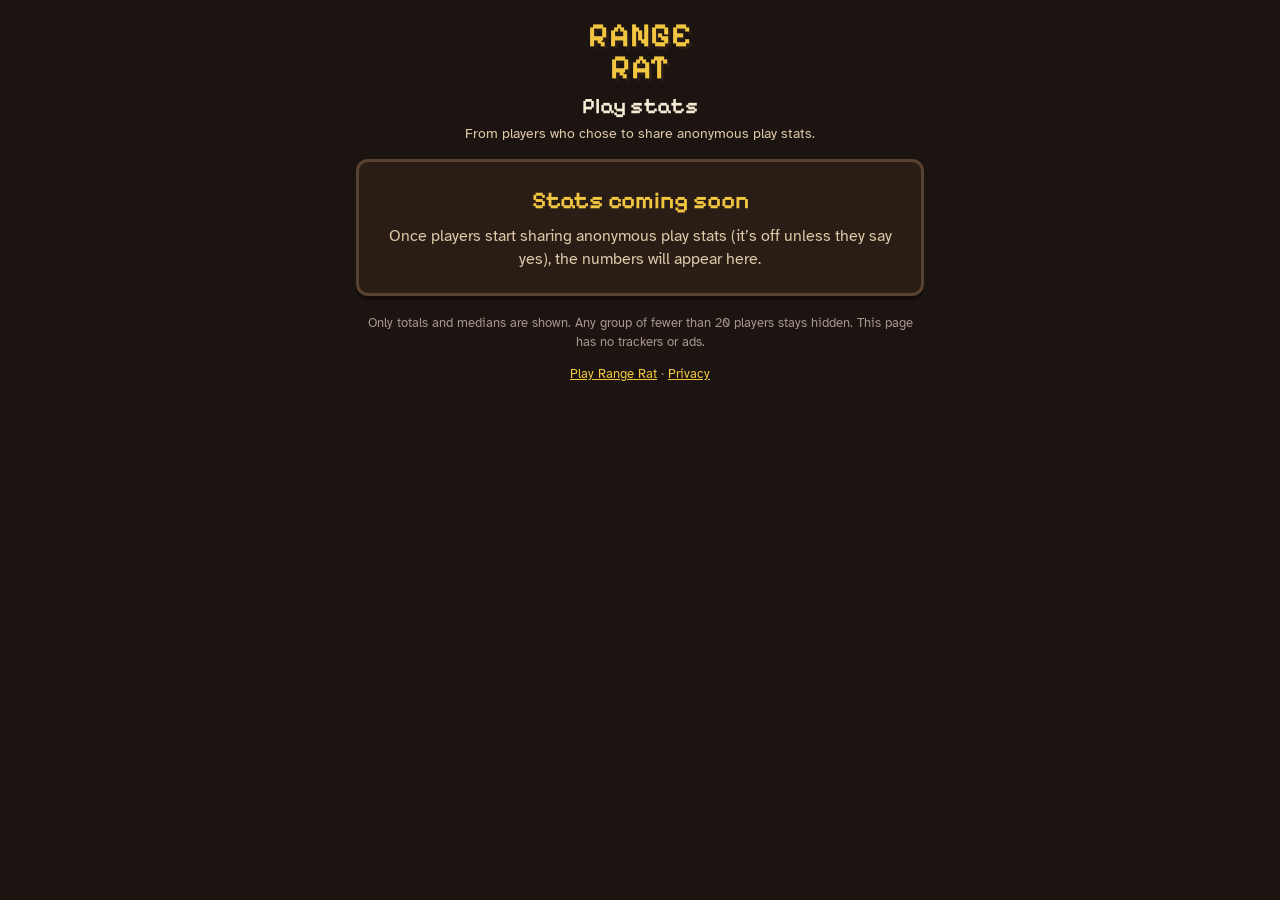
<file: stats/index.html>
<!doctype html>
<html lang="en">
<head>
<meta charset="utf-8">
<meta name="viewport" content="width=device-width, initial-scale=1, viewport-fit=cover">
<!-- Range Rat public play stats (Ben 2026-11-16). Reads GET <endpoint>/v1/stats (server/analytics: aggregates only, any group
     under 20 players hidden). The endpoint is filled in by scripts/publish_phone.sh once the Worker exists; empty = "coming
     soon". ?demo=1 draws made-up numbers so the page can be judged before there are players. No trackers, no third-party
     requests: the fonts are the game's own (fonts.css, a copy of ui/fonts.css), the charts are plain SVG drawn here. -->
<meta name="rr-stats-endpoint" content="">
<meta name="referrer" content="no-referrer">
<meta name="robots" content="noindex">
<meta name="theme-color" content="#1c1410">
<meta http-equiv="Content-Security-Policy" content="default-src 'none'; style-src 'self' 'unsafe-inline'; font-src 'self' data:; img-src 'self' data:; script-src 'unsafe-inline'; connect-src https:; base-uri 'none'; form-action 'none'">
<title>Range Rat · Play stats</title>
<link rel="stylesheet" href="fonts.css">
<style>
:root { --bg: #1c1410; --card: #2a1d16; --card2: #231812; --line: #5a4232; --fg: #f6ecd6; --mute: #dccaa8; --dim: #a6968b; --gold: #f2c641; --green: #a9bd5a; --hatch: #4a372a; color-scheme: dark; }
* { box-sizing: border-box; }
html { -webkit-text-size-adjust: 100%; }
body { margin: 0; background: var(--bg); color: var(--fg); font: 16px/1.45 "Atkinson Hyperlegible", system-ui, -apple-system, "Segoe UI", sans-serif; overflow-x: hidden; }
.wrap { max-width: 600px; margin: 0 auto; padding: calc(16px + env(safe-area-inset-top, 0px)) calc(16px + env(safe-area-inset-right, 0px)) calc(24px + env(safe-area-inset-bottom, 0px)) calc(16px + env(safe-area-inset-left, 0px)); }
header { text-align: center; margin: 4px 0 14px; }
.logo { font-family: "Pixelify Sans", "Atkinson Hyperlegible", sans-serif; font-weight: 600; font-size: 34px; line-height: .95; color: var(--gold); text-shadow: 3px 3px 0 #2a1c16, 0 0 0 #000; letter-spacing: .02em; }
h1 { font-family: "Pixelify Sans", "Atkinson Hyperlegible", sans-serif; font-weight: 600; font-size: 22px; margin: 6px 0 2px; color: var(--fg); }
.sub { margin: 0; color: var(--mute); font-size: 14px; }
.demo { display: inline-block; margin-top: 8px; padding: 2px 10px; border-radius: 999px; background: #4d2a1a; border: 2px solid #e8892c; color: #ffd9b0; font-weight: 700; font-size: 13px; }
.card { background: var(--card); border: 3px solid var(--line); border-radius: 12px; padding: 12px 14px 12px; margin: 12px 0; box-shadow: 0 4px 0 rgba(0,0,0,.35); }
.card h2 { font-family: "Pixelify Sans", "Atkinson Hyperlegible", sans-serif; font-weight: 600; font-size: 19px; line-height: 1.15; margin: 0 0 2px; color: var(--gold); }
.card .what { margin: 0 0 8px; color: var(--mute); font-size: 13.5px; }
.tiles { display: grid; grid-template-columns: 1fr 1fr; gap: 8px; }
.tile { background: var(--card2); border: 2px solid var(--line); border-radius: 10px; padding: 8px 10px; min-width: 0; }
.tile b { display: block; font-family: "Pixelify Sans", "Atkinson Hyperlegible", sans-serif; font-weight: 600; font-size: 26px; line-height: 1.1; color: var(--gold); font-variant-numeric: tabular-nums; overflow-wrap: anywhere; }
.tile span { display: block; color: var(--mute); font-size: 13px; line-height: 1.25; }
svg { display: block; width: 100%; height: auto; overflow: visible; }
svg text { font-family: "Atkinson Hyperlegible", system-ui, sans-serif; fill: var(--fg); }
svg .lab { font-size: 13px; fill: var(--fg); }
svg .val { font-size: 13px; font-weight: 700; fill: var(--fg); font-variant-numeric: tabular-nums; }
svg .ax { font-size: 11px; fill: var(--dim); }
svg .bar { fill: var(--gold); }
svg .bar2 { fill: var(--green); }
svg .tick { stroke: #fff7e0; stroke-width: 2; }
svg .track { fill: #1a110c; }
svg .grid { stroke: #3a2a20; stroke-width: 1; }
svg .hit { fill: transparent; }
svg .hit:hover + .bar, svg g:hover > .bar, svg g:hover > .bar2 { filter: brightness(1.15); }
details { margin-top: 6px; }
summary { cursor: pointer; color: var(--mute); font-size: 13px; min-height: 32px; display: flex; align-items: center; }
table { width: 100%; border-collapse: collapse; font-size: 13.5px; font-variant-numeric: tabular-nums; }
th, td { text-align: left; padding: 3px 4px; border-bottom: 1px dashed #4a372a; }
td.n, th.n { text-align: right; }
.state { text-align: center; padding: 22px 14px; }
.state p { margin: 6px 0 0; color: var(--mute); }
.state .big { font-family: "Pixelify Sans", "Atkinson Hyperlegible", sans-serif; font-weight: 600; font-size: 24px; color: var(--gold); margin: 0; }
.btn { display: inline-flex; align-items: center; justify-content: center; min-height: 44px; padding: 4px 18px; margin-top: 12px; border-radius: 10px; border: 2px solid #2a1c16; background: #4d6a24; color: var(--fg); font: 700 15px "Atkinson Hyperlegible", system-ui, sans-serif; text-decoration: none; cursor: pointer; }
footer { margin: 18px 0 0; color: var(--dim); font-size: 13px; text-align: center; }
footer a { color: var(--gold); }
.legend { display: flex; flex-wrap: wrap; gap: 2px 14px; margin: 2px 0 6px; font-size: 13px; color: var(--mute); }
.legend i { display: inline-block; width: .75em; height: .75em; border-radius: 2px; margin-right: .35em; vertical-align: -.05em; }
.legend .hatch { background: repeating-linear-gradient(135deg, var(--hatch) 0 3px, #1a110c 3px 6px); border: 1px solid #6b5140; }
[hidden] { display: none !important; }
:focus-visible { outline: 3px solid var(--gold); outline-offset: 2px; }
</style>
</head>
<body>
<div class="wrap">
  <header>
    <div class="logo" aria-hidden="true">RANGE<br>RAT</div>
    <h1>Play stats</h1>
    <p class="sub" id="sub">From players who chose to share anonymous play stats.</p>
    <span class="demo" id="demo" hidden>Demo: made-up numbers, not real players</span>
  </header>
  <main id="main" aria-live="polite">
    <section class="card state" id="loading"><p class="big">Loading…</p></section>
  </main>
  <footer>
    <p>Only totals and medians are shown. Any group of fewer than <span id="mg">20</span> players stays hidden. This page has no trackers or ads.</p>
    <p><a href="../">Play Range Rat</a> · <a href="../privacy.html">Privacy</a></p>
  </footer>
</div>
<script>
(function () {
  'use strict';
  var RANGES = [['muni', 'Mudbank'], ['county', 'Oakridge'], ['resort', 'Lily Lagoon'], ['neon', 'Firefly Bays'], ['links', 'Gullhaven'], ['credits', 'The credits']];
  var ROUTES = { hands: 'Hands-on', crew: 'Crew', club: 'Clubhouse' };
  var DEVICES = { phone: 'Phones', tablet: 'Tablets', desktop: 'Computers', deck: 'Steam Deck' };
  var NAME = {}; RANGES.forEach(function (r) { NAME[r[0]] = r[1]; });
  var main = document.getElementById('main');
  var qs = new URLSearchParams(location.search);
  var meta = document.querySelector('meta[name="rr-stats-endpoint"]');
  var endpoint = String((meta && meta.content) || '').trim().replace(/\/+$/, '');
  if (endpoint && !/^https:\/\/[^\s/?#]+(\/[^\s?#]*)?$/.test(endpoint)) endpoint = '';

  function esc(s) { return String(s).replace(/[&<>"']/g, function (c) { return { '&': '&amp;', '<': '&lt;', '>': '&gt;', '"': '&quot;', "'": '&#39;' }[c]; }); }
  function num(n) { return n == null ? '–' : Math.round(n).toLocaleString('en-GB'); }
  function big(n) { if (n == null) return '–'; var a = Math.abs(n); if (a >= 1e9) return (n / 1e9).toFixed(a >= 1e10 ? 0 : 1) + 'B'; if (a >= 1e6) return (n / 1e6).toFixed(a >= 1e7 ? 0 : 1) + 'M'; if (a >= 1e4) return Math.round(n / 1e3) + 'K'; return num(n); }
  function dur(min) { if (min == null) return '–'; if (min < 60) return Math.round(min) + ' min'; var h = Math.floor(min / 60), m = Math.round(min - h * 60); if (m === 60) { h++; m = 0; } return h + ' h' + (m ? ' ' + m + ' min' : ''); }
  function days(d) { return d == null ? '–' : (d < 1 ? 'same day' : (Math.round(d * 10) / 10) + (d === 1 ? ' day' : ' days')); }
  function pct(a, b) { return b ? Math.round(a * 100 / b) + '%' : ''; }

  // ---- charts: hand-drawn SVG. One series each (one colour, no legend needed), every bar labelled, a table under each ----
  /** horizontal bars. rows: [{ label, v, text, hidden, tip }] */
  function hbars(rows, opt) {
    opt = opt || {};
    var W = 340, LW = opt.labelW || 104, VW = opt.valW || 92, rh = 30, bh = 16, pad = 4, H = rows.length * rh + pad;
    var max = opt.max || Math.max.apply(null, rows.map(function (r) { return r.hidden || r.v == null ? 0 : r.v; }).concat([1e-9]));
    var bw = W - LW - VW - 8, out = '<svg viewBox="0 0 ' + W + ' ' + H + '" role="img" aria-label="' + esc(opt.aria || '') + '">';
    rows.forEach(function (r, i) {
      var y = pad + i * rh, by = y + (rh - bh) / 2 - 2;
      out += '<g><title>' + esc(r.tip || (r.label + ': ' + r.text)) + '</title>';
      out += '<text class="lab" x="0" y="' + (by + bh - 3) + '">' + esc(r.label) + '</text>';
      out += '<rect class="track" x="' + LW + '" y="' + by + '" width="' + bw + '" height="' + bh + '" rx="4"/>';
      if (r.hidden) out += '<rect x="' + LW + '" y="' + by + '" width="' + bw + '" height="' + bh + '" rx="4" fill="url(#hatch)" opacity=".9"/>';
      else if (r.v > 0) { var w = Math.max(4, bw * r.v / max); out += '<rect class="' + (opt.cls || 'bar') + '" x="' + LW + '" y="' + by + '" width="' + w.toFixed(1) + '" height="' + bh + '" rx="4"/>'; if (r.mark != null) { var mx = LW + Math.max(2, bw * r.mark / max); out += '<line class="tick" x1="' + mx.toFixed(1) + '" x2="' + mx.toFixed(1) + '" y1="' + (by - 3) + '" y2="' + (by + bh + 3) + '"/>'; } }
      out += '<text class="val" x="' + (LW + bw + 8) + '" y="' + (by + bh - 3) + '">' + esc(r.hidden ? 'under ' + MG : r.text) + '</text>';
      out += '<rect class="hit" x="0" y="' + y + '" width="' + W + '" height="' + rh + '"/></g>';
    });
    return out + HATCH + '</svg>';
  }
  /** vertical bars (the sessions histogram). cols: [{ label, v, hidden }] */
  function vbars(cols, opt) {
    var W = 340, H = 168, top = 18, bottom = 34, left = 4, gap = 8, n = cols.length, cw = (W - left - gap * (n - 1)) / n, ph = H - top - bottom;
    var max = Math.max.apply(null, cols.map(function (c) { return c.hidden ? 0 : c.v || 0; }).concat([1e-9]));
    var out = '<svg viewBox="0 0 ' + W + ' ' + H + '" role="img" aria-label="' + esc(opt.aria) + '">';
    out += '<line class="grid" x1="0" x2="' + W + '" y1="' + (top + ph) + '" y2="' + (top + ph) + '"/>';
    cols.forEach(function (c, i) {
      var x = left + i * (cw + gap), h = c.hidden ? ph : Math.max(c.v > 0 ? 4 : 0, ph * (c.v || 0) / max), y = top + ph - h;
      out += '<g><title>' + esc(c.label + ' sessions: ' + (c.hidden ? 'fewer than ' + MG + ' players' : num(c.v) + ' players')) + '</title>';
      if (c.hidden) out += '<rect x="' + x.toFixed(1) + '" y="' + top + '" width="' + cw.toFixed(1) + '" height="' + ph + '" rx="4" fill="url(#hatch)"/>';
      else if (h > 0) out += '<rect class="bar" x="' + x.toFixed(1) + '" y="' + y.toFixed(1) + '" width="' + cw.toFixed(1) + '" height="' + h.toFixed(1) + '" rx="4"/>';
      out += '<text class="val" text-anchor="middle" x="' + (x + cw / 2).toFixed(1) + '" y="' + (c.hidden ? top + ph / 2 + 4 : y - 5).toFixed(1) + '">' + esc(c.hidden ? '<' + MG : big(c.v)) + '</text>';
      out += '<text class="lab" text-anchor="middle" x="' + (x + cw / 2).toFixed(1) + '" y="' + (H - bottom + 18) + '">' + esc(c.label) + '</text>';
      out += '<rect class="hit" x="' + x.toFixed(1) + '" y="0" width="' + cw.toFixed(1) + '" height="' + H + '"/></g>';
    });
    out += '<text class="ax" text-anchor="middle" x="' + (W / 2) + '" y="' + (H - 2) + '">sessions per player</text>';
    return out + HATCH + '</svg>';
  }
  var MG = 20;
  var HATCH = '<defs><pattern id="hatch" width="6" height="6" patternUnits="userSpaceOnUse" patternTransform="rotate(135)"><rect width="6" height="6" fill="#1a110c"/><rect width="3" height="6" fill="#4a372a"/></pattern></defs>';
  function table(head, rows) {
    return '<details><summary>Show as a table</summary><table><thead><tr>' + head.map(function (h, i) { return '<th' + (i ? ' class="n"' : '') + ' scope="col">' + esc(h) + '</th>'; }).join('') + '</tr></thead><tbody>' +
      rows.map(function (r) { return '<tr>' + r.map(function (c, i) { return i ? '<td class="n">' + esc(c) + '</td>' : '<th scope="row">' + esc(c) + '</th>'; }).join('') + '</tr>'; }).join('') + '</tbody></table></details>';
  }
  function card(id, title, what, body) { return '<section class="card" id="' + id + '"><h2>' + esc(title) + '</h2>' + (what ? '<p class="what">' + esc(what) + '</p>' : '') + body + '</section>'; }
  var hiddenLegend = '<div class="legend"><span><i class="hatch"></i>fewer than ' + MG + ' players: hidden</span></div>';

  function render(S) {
    MG = S.minGroup || 20; document.getElementById('mg').textContent = MG;
    hiddenLegend = '<div class="legend"><span><i class="hatch"></i>fewer than ' + MG + ' players: hidden</span></div>';
    var h = '';
    if (S.players == null) { show('few'); return; }
    // fun totals
    var T = S.totals;
    h += card('totals', 'Everyone together', (S.asOf && S.asOf !== 'demo' ? 'As of ' + S.asOf + '. ' : '') + num(S.players) + ' players share their stats.',
      '<div class="tiles">' +
      '<div class="tile"><b>' + big(T && T.balls) + '</b><span>golf balls picked up</span></div>' +
      '<div class="tile"><b>' + big(T && T.tips) + '</b><span>tip balls</span></div>' +
      '<div class="tile"><b>' + big(T && T.gold) + '</b><span>gold balls</span></div>' +
      '<div class="tile"><b>' + (T && T.credits != null ? num(T.credits) : '–') + '</b><span>saw the credits</span></div></div>');
    // funnel
    var F = S.funnel || [], all = (F[0] && F[0].n) || S.players;
    h += card('funnel', 'How far players got', 'Players who reached each range (everyone starts at Mudbank).',
      (F.some(function (f) { return f.hidden; }) ? hiddenLegend : '') + hbars(F.map(function (f) { return { label: NAME[f.range] || f.range, v: f.n, hidden: f.hidden, text: num(f.n) + ' · ' + pct(f.n, all), tip: (NAME[f.range] || f.range) + ': ' + (f.hidden ? 'fewer than ' + MG + ' players' : num(f.n) + ' players (' + pct(f.n, all) + ')') }; }), { aria: 'Players by range reached', valW: 96 }) +
      table(['Range', 'Players', 'Share'], F.map(function (f) { return [NAME[f.range] || f.range, f.hidden ? '<' + MG : num(f.n), f.hidden ? '' : pct(f.n, all)]; })));
    // time to reach: play, then calendar (two charts: one axis each)
    var R = S.reach || [];
    h += card('reach', 'Time to get there', 'Middle player (median), counted from the very start.',
      '<p class="what" style="margin:4px 0 0">Play time</p>' + hbars(R.map(function (r) { return { label: NAME[r.range] || r.range, v: r.playMin, hidden: r.hidden, text: dur(r.playMin) }; }), { aria: 'Median play time to reach each range' }) +
      '<p class="what" style="margin:10px 0 0">Days on the calendar</p>' + hbars(R.map(function (r) { return { label: NAME[r.range] || r.range, v: r.days, hidden: r.hidden, text: days(r.days) }; }), { aria: 'Median calendar days to reach each range', cls: 'bar2' }) +
      table(['Reached', 'Play', 'Days', 'Players'], R.map(function (r) { return [NAME[r.range] || r.range, dur(r.playMin), days(r.days), r.hidden ? '<' + MG : num(r.n)]; })));
    // minutes at each range (finished runs)
    var St = S.stay || [];
    if (St.some(function (s) { return !s.hidden; })) h += card('stay', 'Time at each range', 'How long the first visit to each range took, for players who reached the credits (median).',
      hbars(St.map(function (s) { return { label: NAME[s.range] || s.range, v: s.min, hidden: s.hidden, text: dur(s.min) }; }), { aria: 'Median minutes at each range' }) +
      table(['Range', 'Play', 'Players'], St.map(function (s) { return [NAME[s.range] || s.range, dur(s.min), s.hidden ? '<' + MG : num(s.n)]; })));
    // School route
    var Ro = S.routes || { split: [] };
    h += card('routes', 'School route', Ro.n ? 'The route each player picked last (' + num(Ro.n) + ' players).' : 'Not enough players have picked a route yet.',
      hbars((Ro.split || []).map(function (r) { return { label: ROUTES[r.route] || r.route, v: r.share, hidden: r.hidden, text: r.share == null ? '–' : Math.round(r.share * 100) + '%', tip: (ROUTES[r.route] || r.route) + ': ' + (r.hidden ? 'fewer than ' + MG + ' players' : num(r.n) + ' players') }; }), { aria: 'School route split', max: 1, valW: 60 }) +
      table(['Route', 'Players', 'Share'], (Ro.split || []).map(function (r) { return [ROUTES[r.route] || r.route, r.hidden ? '<' + MG : num(r.n), r.share == null ? '' : Math.round(r.share * 100) + '%']; })));
    // sessions per player
    var Se = S.sessions || [];
    h += card('sessions', 'Coming back', 'How many times each player has sat down to play.' + (S.sessionMin != null ? ' A typical sitting: ' + dur(S.sessionMin) + '.' : ''),
      vbars(Se.map(function (s) { return { label: s.b, v: s.n, hidden: s.hidden }; }), { aria: 'Players by number of sessions' }) +
      table(['Sessions', 'Players'], Se.map(function (s) { return [s.b, s.hidden ? '<' + MG : num(s.n)]; })));
    // fps by device
    var Fp = (S.fps || []).filter(function (f) { return !f.hidden; });
    h += card('fps', 'Frame rate', 'Frames a second, the middle player on each kind of device. The white tick: their slowest moments (5th percentile).',
      (Fp.length ? hbars(Fp.map(function (f) { return { label: DEVICES[f.device] || f.device, v: f.med, mark: f.p5, text: Math.round(f.med) + ' fps', tip: (DEVICES[f.device] || f.device) + ': ' + Math.round(f.med) + ' fps, slowest moments ' + Math.round(f.p5) + ' fps (' + num(f.n) + ' players)' }; }), { aria: 'Median frame rate by device', max: 60, valW: 64 }) : '<p class="what">Not enough players on any one kind of device yet.</p>') +
      table(['Device', 'Median fps', 'Slow moments', 'Players'], (S.fps || []).map(function (f) { return [DEVICES[f.device] || f.device, f.hidden ? '' : Math.round(f.med), f.hidden ? '' : Math.round(f.p5), f.hidden ? '<' + MG : num(f.n)]; })));
    main.innerHTML = h;
  }

  function show(kind, extra) {
    var M = {
      soon: ['Stats coming soon', 'Once players start sharing anonymous play stats (it’s off unless they say yes), the numbers will appear here.'],
      few: ['Not enough players yet', 'We only show numbers once at least ' + MG + ' players are behind them. Check back soon.'],
      error: ['Couldn’t load the stats', 'The stats server didn’t answer. It may be busy; try again in a minute.']
    }[kind];
    main.innerHTML = '<section class="card state" id="state-' + kind + '"><p class="big">' + esc(M[0]) + '</p><p>' + esc(M[1]) + '</p>' + (kind === 'error' ? '<button class="btn" id="retry" type="button">Try again</button>' : '') + (extra || '') + '</section>';
    var b = document.getElementById('retry'); if (b) b.addEventListener('click', load);
  }

  // ---- ?demo=1: made-up numbers in the server's exact shape (server/analytics/src/aggregate.mjs), clearly labelled ----
  function demo() {
    var n = 1840;
    return {
      v: 1, asOf: 'demo', minGroup: 20, players: n,
      funnel: [{ range: 'muni', n: n }, { range: 'county', n: 1312 }, { range: 'resort', n: 902 }, { range: 'neon', n: 611 }, { range: 'links', n: 433 }, { range: 'credits', n: 287 }],
      reach: [{ range: 'county', n: 1312, playMin: 52, days: 0.5 }, { range: 'resort', n: 902, playMin: 214, days: 2 }, { range: 'neon', n: 611, playMin: 301, days: 4 }, { range: 'links', n: 433, playMin: 431, days: 6 }, { range: 'credits', n: 287, playMin: 548, days: 9 }],
      stay: [{ range: 'muni', n: 287, min: 46 }, { range: 'county', n: 287, min: 158 }, { range: 'resort', n: 287, min: 84 }, { range: 'neon', n: 287, min: 127 }, { range: 'links', n: 287, min: 119 }],
      routes: { n: 1240, split: [{ route: 'hands', n: 372, share: 0.3 }, { route: 'crew', n: 781, share: 0.63 }, { route: 'club', n: 87, share: 0.07 }] },
      sessions: [{ b: '1', n: 402 }, { b: '2', n: 288 }, { b: '3-5', n: 466 }, { b: '6-10', n: 371 }, { b: '11-20', n: 214 }, { b: '21+', n: null, hidden: true }],
      sessionMin: 38,
      fps: [{ device: 'phone', n: 1104, med: 59, p5: 41 }, { device: 'tablet', n: 96, med: 60, p5: 48 }, { device: 'desktop', n: 588, med: 60, p5: 52 }, { device: 'deck', n: null, hidden: true }],
      totals: { players: n, balls: 48213977, tips: 391240, gold: 21877, credits: 287 }
    };
  }
  function valid(S) { return S && S.v === 1 && Array.isArray(S.funnel) && Array.isArray(S.reach) && Array.isArray(S.sessions); }
  function load() {
    if (!endpoint) { show('soon'); return; }
    main.innerHTML = '<section class="card state"><p class="big">Loading…</p></section>';
    var done = false, t = setTimeout(function () { if (!done) { done = true; show('error'); } }, 8000);
    fetch(endpoint + '/v1/stats', { mode: 'cors', credentials: 'omit', cache: 'default', referrerPolicy: 'no-referrer' })
      .then(function (r) { if (!r.ok) throw new Error('http ' + r.status); return r.json(); })
      .then(function (S) { if (done) return; done = true; clearTimeout(t); if (!valid(S)) throw new Error('shape'); render(S); })
      .catch(function () { if (done) return; done = true; clearTimeout(t); show('error'); });
  }
  if (qs.get('demo') === '1') { document.getElementById('demo').hidden = false; document.getElementById('sub').textContent = 'What this page will look like once players share their stats.'; render(demo()); }
  else load();
})();
</script>
</body>
</html>
</file>
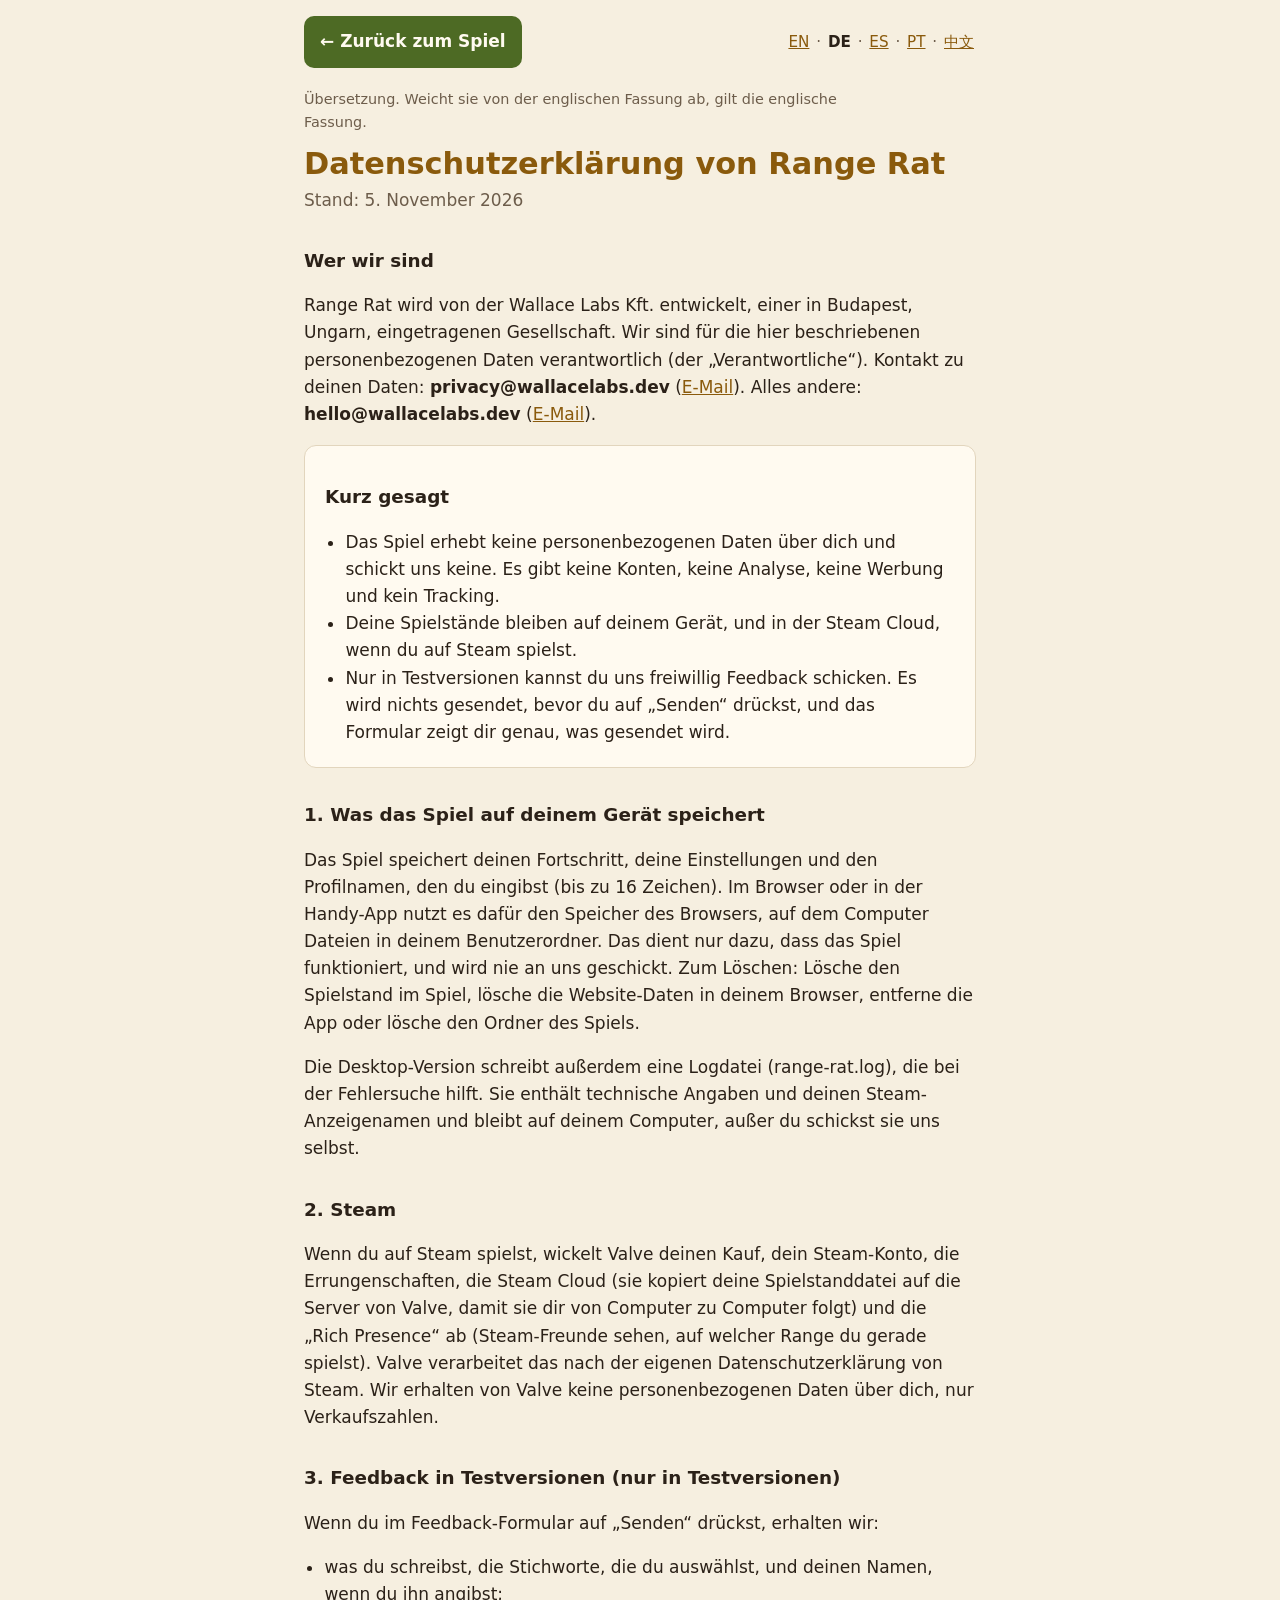
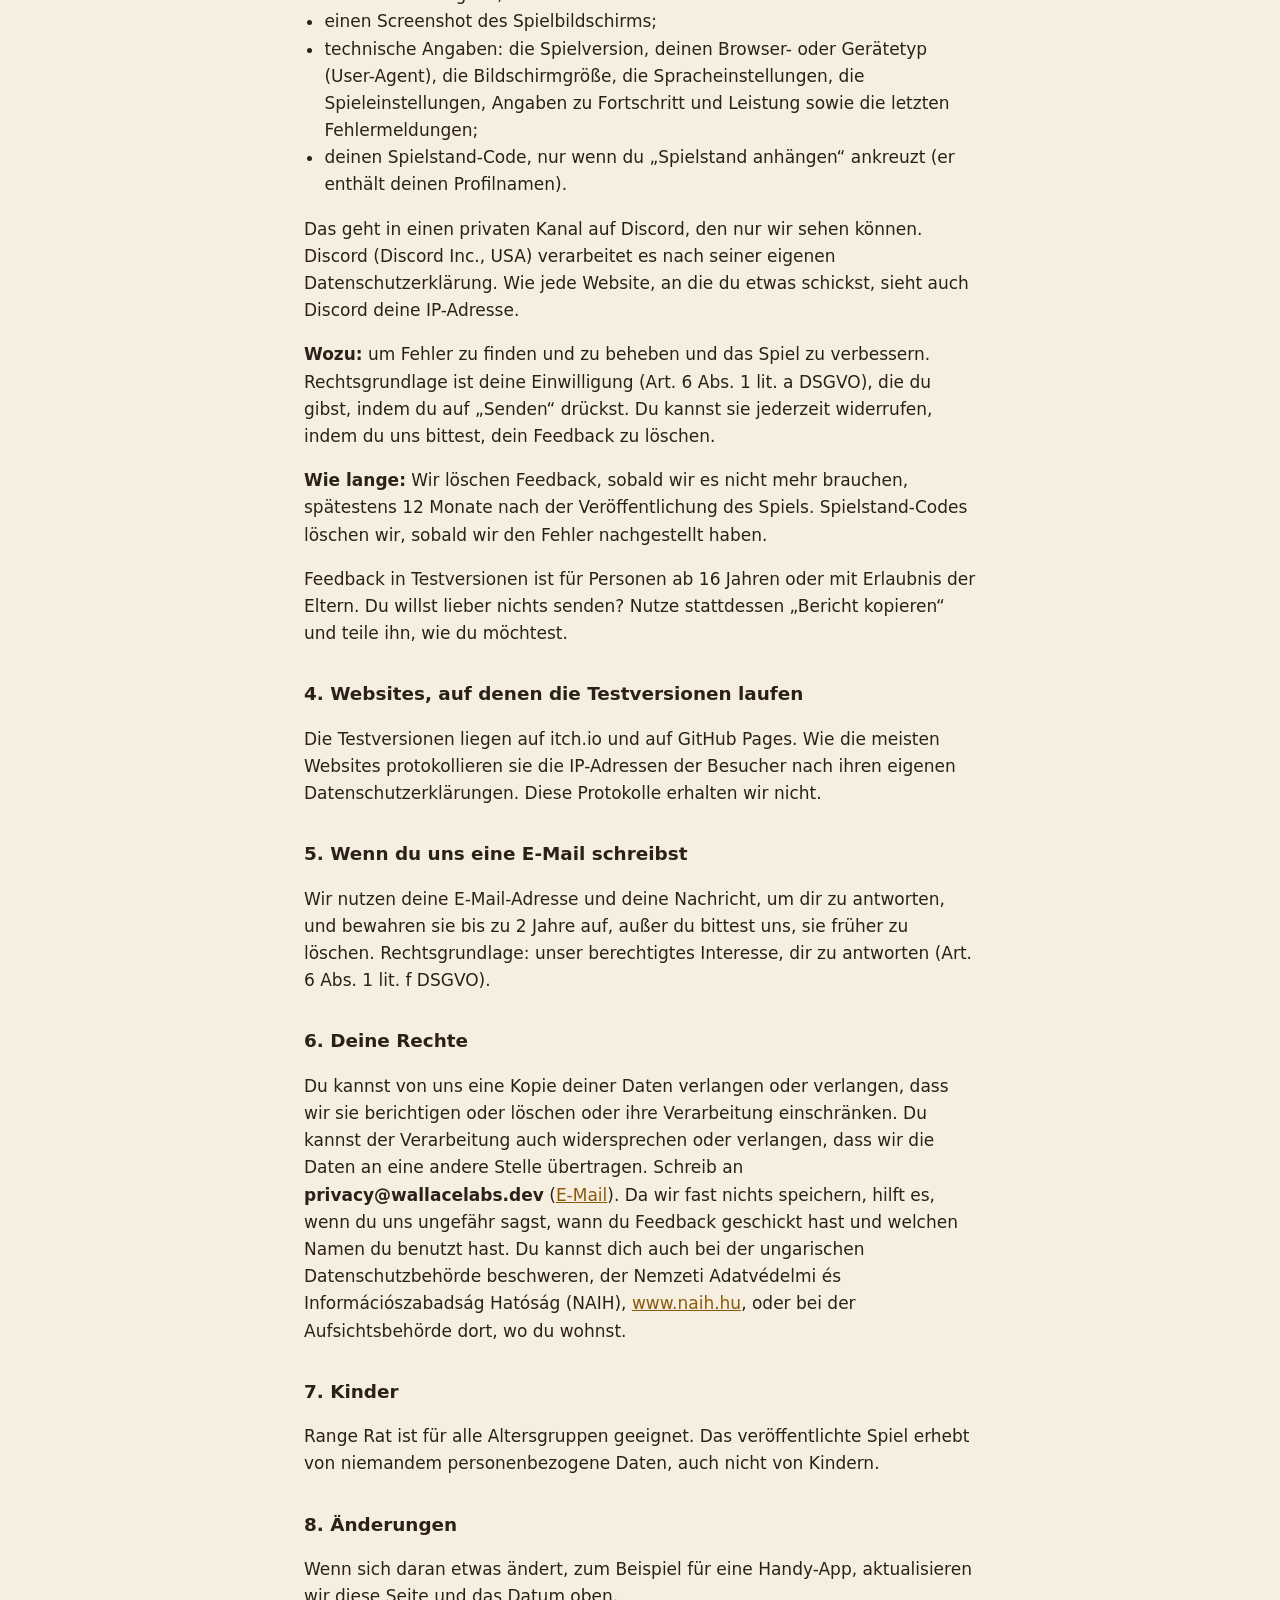
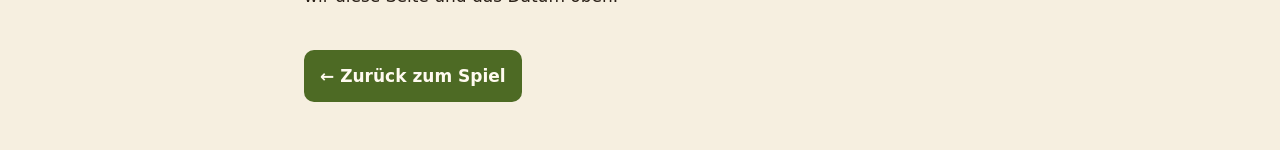
<file: privacy.de.html>
<!doctype html>
<html lang="de">
<head>
<meta charset="utf-8">
<meta name="viewport" content="width=device-width, initial-scale=1, viewport-fit=cover">
<title>Range Rat Datenschutzerklärung</title>
<link rel="alternate" hreflang="en" href="privacy.html">
<link rel="alternate" hreflang="de" href="privacy.de.html">
<link rel="alternate" hreflang="es" href="privacy.es.html">
<link rel="alternate" hreflang="pt-BR" href="privacy.pt-BR.html">
<link rel="alternate" hreflang="zh-CN" href="privacy.zh-CN.html">
<style>
:root { --bg: #f6efe0; --card: #fffaf0; --fg: #2b2118; --mute: #6d5d4b; --line: #e2d5bd; --acc: #8a5a0c; --btn: #4d6a24; --btnfg: #fffaf0; }
@media (prefers-color-scheme: dark) { :root { --bg: #1d1712; --card: #29211a; --fg: #f3e8d4; --mute: #bba98f; --line: #3f3428; --acc: #f2c641; --btn: #4d6a24; --btnfg: #f6ecd6; color-scheme: dark; } }
body { margin: 0; background: var(--bg); color: var(--fg); font: 17px/1.6 "Atkinson Hyperlegible", system-ui, -apple-system, "Segoe UI", sans-serif; }
main { max-width: 42rem; margin: 0 auto; padding: max(16px, env(safe-area-inset-top)) max(18px, env(safe-area-inset-right)) max(48px, env(safe-area-inset-bottom)) max(18px, env(safe-area-inset-left)); }
h1 { font-size: 1.9rem; line-height: 1.2; margin: 0 0 4px; color: var(--acc); }
h2 { font-size: 1.15rem; margin: 2rem 0 .4rem; }
p, li { max-width: 65ch; } ul { padding-left: 1.2em; }
.date { color: var(--mute); margin: 0 0 1.5rem; }
.short { background: var(--card); border: 1px solid var(--line); border-radius: 12px; padding: 4px 20px; }
a { color: var(--acc); }
.bar { display: flex; flex-wrap: wrap; align-items: center; justify-content: space-between; gap: 10px 16px; margin: 0 0 20px; }
.bar.end { margin: 40px 0 0; }
.back { display: inline-flex; align-items: center; min-height: 44px; padding: 4px 16px; border-radius: 10px; background: var(--btn); color: var(--btnfg); font-weight: 700; text-decoration: none; }
.back:focus-visible { outline: 3px solid var(--acc); outline-offset: 2px; }
.langs { margin: 0; color: var(--mute); font-size: .95rem; }
.langs a { display: inline-block; padding: 8px 2px; }
.langs a[aria-current] { color: var(--fg); font-weight: 700; text-decoration: none; }
.note { margin: 0 0 12px; color: var(--mute); font-size: .9rem; }
.addr { -webkit-user-select: all; user-select: all; font-weight: 700; overflow-wrap: anywhere; }
/* inside the game's policy sheet the game has its own Close button: the game opens this page as #in-game and also
   marks it (html.in-game) after the language switcher loads another version */
body:target .back, html.in-game .back { display: none; }
body:target .bar.end, html.in-game .bar.end { display: none; }
</style>
</head>
<body id="in-game">
<main>
<nav class="bar" aria-label="Range Rat">
<a class="back" href="./" target="_top" data-back>← Zurück zum Spiel</a>
<p class="langs" aria-label="Sprache"><a href="privacy.html" hreflang="en" lang="en">EN</a> · <a href="privacy.de.html" hreflang="de" lang="de" aria-current="page">DE</a> · <a href="privacy.es.html" hreflang="es" lang="es">ES</a> · <a href="privacy.pt-BR.html" hreflang="pt-BR" lang="pt-BR">PT</a> · <a href="privacy.zh-CN.html" hreflang="zh-CN" lang="zh-CN">中文</a></p>
</nav>
<p class="note">Übersetzung. Weicht sie von der englischen Fassung ab, gilt die englische Fassung.</p>

<h1>Datenschutzerklärung von Range Rat</h1>
<p class="date">Stand: 5. November 2026</p>

<h2>Wer wir sind</h2>
<p>Range Rat wird von der Wallace Labs Kft. entwickelt, einer in Budapest, Ungarn, eingetragenen Gesellschaft. Wir sind für die hier beschriebenen personenbezogenen Daten verantwortlich (der „Verantwortliche“). Kontakt zu deinen Daten: <span class="addr">privacy@wallacelabs.dev</span> (<a href="mailto:privacy@wallacelabs.dev">E-Mail</a>). Alles andere: <span class="addr">hello@wallacelabs.dev</span> (<a href="mailto:hello@wallacelabs.dev">E-Mail</a>).</p>

<div class="short">
<h2>Kurz gesagt</h2>
<ul>
<li>Das Spiel erhebt keine personenbezogenen Daten über dich und schickt uns keine. Es gibt keine Konten, keine Analyse, keine Werbung und kein Tracking.</li>
<li>Deine Spielstände bleiben auf deinem Gerät, und in der Steam Cloud, wenn du auf Steam spielst.</li>
<li>Nur in Testversionen kannst du uns freiwillig Feedback schicken. Es wird nichts gesendet, bevor du auf „Senden“ drückst, und das Formular zeigt dir genau, was gesendet wird.</li>
</ul>
</div>

<h2>1. Was das Spiel auf deinem Gerät speichert</h2>
<p>Das Spiel speichert deinen Fortschritt, deine Einstellungen und den Profilnamen, den du eingibst (bis zu 16 Zeichen). Im Browser oder in der Handy-App nutzt es dafür den Speicher des Browsers, auf dem Computer Dateien in deinem Benutzerordner. Das dient nur dazu, dass das Spiel funktioniert, und wird nie an uns geschickt. Zum Löschen: Lösche den Spielstand im Spiel, lösche die Website-Daten in deinem Browser, entferne die App oder lösche den Ordner des Spiels.</p>
<p>Die Desktop-Version schreibt außerdem eine Logdatei (range-rat.log), die bei der Fehlersuche hilft. Sie enthält technische Angaben und deinen Steam-Anzeigenamen und bleibt auf deinem Computer, außer du schickst sie uns selbst.</p>

<h2>2. Steam</h2>
<p>Wenn du auf Steam spielst, wickelt Valve deinen Kauf, dein Steam-Konto, die Errungenschaften, die Steam Cloud (sie kopiert deine Spielstanddatei auf die Server von Valve, damit sie dir von Computer zu Computer folgt) und die „Rich Presence“ ab (Steam-Freunde sehen, auf welcher Range du gerade spielst). Valve verarbeitet das nach der eigenen Datenschutzerklärung von Steam. Wir erhalten von Valve keine personenbezogenen Daten über dich, nur Verkaufszahlen.</p>

<h2>3. Feedback in Testversionen (nur in Testversionen)</h2>
<p>Wenn du im Feedback-Formular auf „Senden“ drückst, erhalten wir:</p>
<ul>
<li>was du schreibst, die Stichworte, die du auswählst, und deinen Namen, wenn du ihn angibst;</li>
<li>einen Screenshot des Spielbildschirms;</li>
<li>technische Angaben: die Spielversion, deinen Browser- oder Gerätetyp (User-Agent), die Bildschirmgröße, die Spracheinstellungen, die Spieleinstellungen, Angaben zu Fortschritt und Leistung sowie die letzten Fehlermeldungen;</li>
<li>deinen Spielstand-Code, nur wenn du „Spielstand anhängen“ ankreuzt (er enthält deinen Profilnamen).</li>
</ul>
<p>Das geht in einen privaten Kanal auf Discord, den nur wir sehen können. Discord (Discord Inc., USA) verarbeitet es nach seiner eigenen Datenschutzerklärung. Wie jede Website, an die du etwas schickst, sieht auch Discord deine IP-Adresse.</p>
<p><strong>Wozu:</strong> um Fehler zu finden und zu beheben und das Spiel zu verbessern. Rechtsgrundlage ist deine Einwilligung (Art. 6 Abs. 1 lit. a DSGVO), die du gibst, indem du auf „Senden“ drückst. Du kannst sie jederzeit widerrufen, indem du uns bittest, dein Feedback zu löschen.</p>
<p><strong>Wie lange:</strong> Wir löschen Feedback, sobald wir es nicht mehr brauchen, spätestens 12 Monate nach der Veröffentlichung des Spiels. Spielstand-Codes löschen wir, sobald wir den Fehler nachgestellt haben.</p>
<p>Feedback in Testversionen ist für Personen ab 16 Jahren oder mit Erlaubnis der Eltern. Du willst lieber nichts senden? Nutze stattdessen „Bericht kopieren“ und teile ihn, wie du möchtest.</p>

<h2>4. Websites, auf denen die Testversionen laufen</h2>
<p>Die Testversionen liegen auf itch.io und auf GitHub Pages. Wie die meisten Websites protokollieren sie die IP-Adressen der Besucher nach ihren eigenen Datenschutzerklärungen. Diese Protokolle erhalten wir nicht.</p>

<h2>5. Wenn du uns eine E-Mail schreibst</h2>
<p>Wir nutzen deine E-Mail-Adresse und deine Nachricht, um dir zu antworten, und bewahren sie bis zu 2 Jahre auf, außer du bittest uns, sie früher zu löschen. Rechtsgrundlage: unser berechtigtes Interesse, dir zu antworten (Art. 6 Abs. 1 lit. f DSGVO).</p>

<h2>6. Deine Rechte</h2>
<p>Du kannst von uns eine Kopie deiner Daten verlangen oder verlangen, dass wir sie berichtigen oder löschen oder ihre Verarbeitung einschränken. Du kannst der Verarbeitung auch widersprechen oder verlangen, dass wir die Daten an eine andere Stelle übertragen. Schreib an <span class="addr">privacy@wallacelabs.dev</span> (<a href="mailto:privacy@wallacelabs.dev">E-Mail</a>). Da wir fast nichts speichern, hilft es, wenn du uns ungefähr sagst, wann du Feedback geschickt hast und welchen Namen du benutzt hast. Du kannst dich auch bei der ungarischen Datenschutzbehörde beschweren, der Nemzeti Adatvédelmi és Információszabadság Hatóság (NAIH), <a href="https://www.naih.hu" target="_blank" rel="noopener">www.naih.hu</a>, oder bei der Aufsichtsbehörde dort, wo du wohnst.</p>

<h2>7. Kinder</h2>
<p>Range Rat ist für alle Altersgruppen geeignet. Das veröffentlichte Spiel erhebt von niemandem personenbezogene Daten, auch nicht von Kindern.</p>

<h2>8. Änderungen</h2>
<p>Wenn sich daran etwas ändert, zum Beispiel für eine Handy-App, aktualisieren wir diese Seite und das Datum oben.</p>

<nav class="bar end" aria-label="Range Rat">
<a class="back" href="./" target="_top" data-back>← Zurück zum Spiel</a>
</nav>
</main>
<script src="privacy.js"></script>
</body>
</html>
</file>
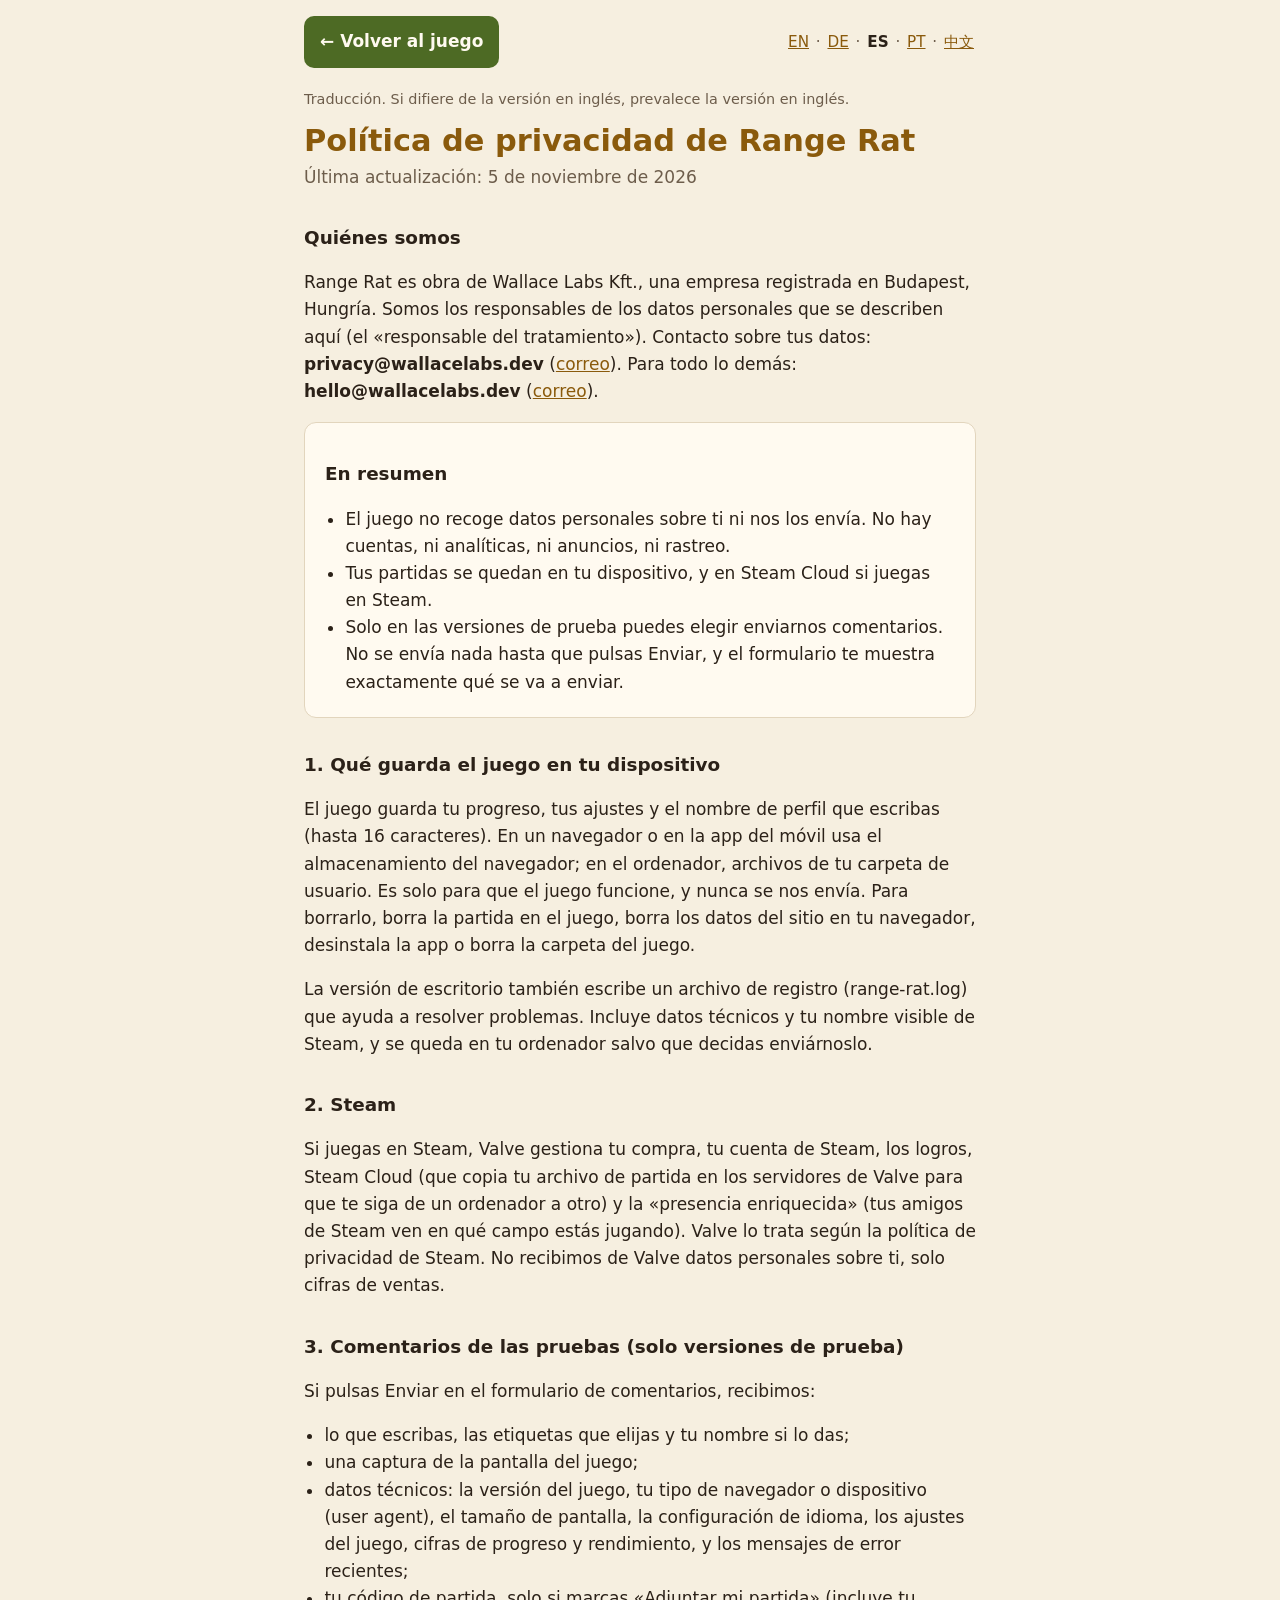
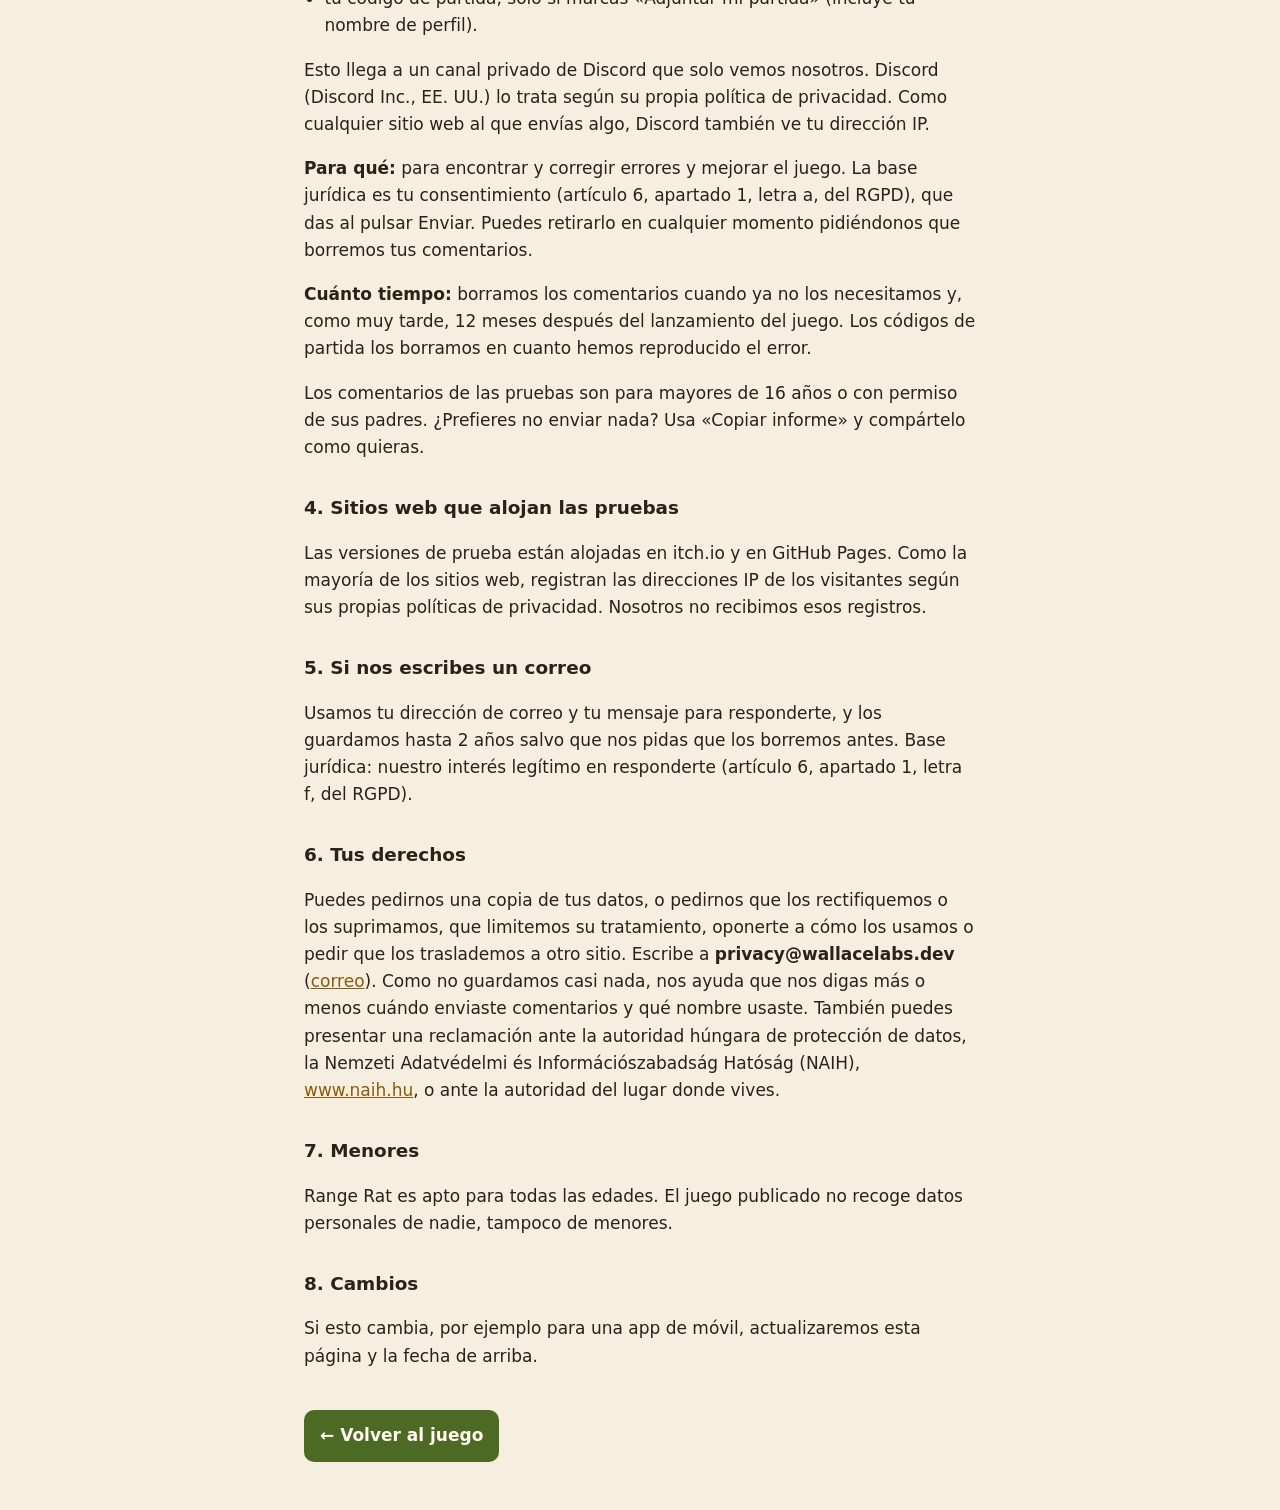
<file: privacy.es.html>
<!doctype html>
<html lang="es">
<head>
<meta charset="utf-8">
<meta name="viewport" content="width=device-width, initial-scale=1, viewport-fit=cover">
<title>Range Rat Política de privacidad</title>
<link rel="alternate" hreflang="en" href="privacy.html">
<link rel="alternate" hreflang="de" href="privacy.de.html">
<link rel="alternate" hreflang="es" href="privacy.es.html">
<link rel="alternate" hreflang="pt-BR" href="privacy.pt-BR.html">
<link rel="alternate" hreflang="zh-CN" href="privacy.zh-CN.html">
<style>
:root { --bg: #f6efe0; --card: #fffaf0; --fg: #2b2118; --mute: #6d5d4b; --line: #e2d5bd; --acc: #8a5a0c; --btn: #4d6a24; --btnfg: #fffaf0; }
@media (prefers-color-scheme: dark) { :root { --bg: #1d1712; --card: #29211a; --fg: #f3e8d4; --mute: #bba98f; --line: #3f3428; --acc: #f2c641; --btn: #4d6a24; --btnfg: #f6ecd6; color-scheme: dark; } }
body { margin: 0; background: var(--bg); color: var(--fg); font: 17px/1.6 "Atkinson Hyperlegible", system-ui, -apple-system, "Segoe UI", sans-serif; }
main { max-width: 42rem; margin: 0 auto; padding: max(16px, env(safe-area-inset-top)) max(18px, env(safe-area-inset-right)) max(48px, env(safe-area-inset-bottom)) max(18px, env(safe-area-inset-left)); }
h1 { font-size: 1.9rem; line-height: 1.2; margin: 0 0 4px; color: var(--acc); }
h2 { font-size: 1.15rem; margin: 2rem 0 .4rem; }
p, li { max-width: 65ch; } ul { padding-left: 1.2em; }
.date { color: var(--mute); margin: 0 0 1.5rem; }
.short { background: var(--card); border: 1px solid var(--line); border-radius: 12px; padding: 4px 20px; }
a { color: var(--acc); }
.bar { display: flex; flex-wrap: wrap; align-items: center; justify-content: space-between; gap: 10px 16px; margin: 0 0 20px; }
.bar.end { margin: 40px 0 0; }
.back { display: inline-flex; align-items: center; min-height: 44px; padding: 4px 16px; border-radius: 10px; background: var(--btn); color: var(--btnfg); font-weight: 700; text-decoration: none; }
.back:focus-visible { outline: 3px solid var(--acc); outline-offset: 2px; }
.langs { margin: 0; color: var(--mute); font-size: .95rem; }
.langs a { display: inline-block; padding: 8px 2px; }
.langs a[aria-current] { color: var(--fg); font-weight: 700; text-decoration: none; }
.note { margin: 0 0 12px; color: var(--mute); font-size: .9rem; }
.addr { -webkit-user-select: all; user-select: all; font-weight: 700; overflow-wrap: anywhere; }
/* inside the game's policy sheet the game has its own Close button: the game opens this page as #in-game and also
   marks it (html.in-game) after the language switcher loads another version */
body:target .back, html.in-game .back { display: none; }
body:target .bar.end, html.in-game .bar.end { display: none; }
</style>
</head>
<body id="in-game">
<main>
<nav class="bar" aria-label="Range Rat">
<a class="back" href="./" target="_top" data-back>← Volver al juego</a>
<p class="langs" aria-label="Idioma"><a href="privacy.html" hreflang="en" lang="en">EN</a> · <a href="privacy.de.html" hreflang="de" lang="de">DE</a> · <a href="privacy.es.html" hreflang="es" lang="es" aria-current="page">ES</a> · <a href="privacy.pt-BR.html" hreflang="pt-BR" lang="pt-BR">PT</a> · <a href="privacy.zh-CN.html" hreflang="zh-CN" lang="zh-CN">中文</a></p>
</nav>
<p class="note">Traducción. Si difiere de la versión en inglés, prevalece la versión en inglés.</p>

<h1>Política de privacidad de Range Rat</h1>
<p class="date">Última actualización: 5 de noviembre de 2026</p>

<h2>Quiénes somos</h2>
<p>Range Rat es obra de Wallace Labs Kft., una empresa registrada en Budapest, Hungría. Somos los responsables de los datos personales que se describen aquí (el «responsable del tratamiento»). Contacto sobre tus datos: <span class="addr">privacy@wallacelabs.dev</span> (<a href="mailto:privacy@wallacelabs.dev">correo</a>). Para todo lo demás: <span class="addr">hello@wallacelabs.dev</span> (<a href="mailto:hello@wallacelabs.dev">correo</a>).</p>

<div class="short">
<h2>En resumen</h2>
<ul>
<li>El juego no recoge datos personales sobre ti ni nos los envía. No hay cuentas, ni analíticas, ni anuncios, ni rastreo.</li>
<li>Tus partidas se quedan en tu dispositivo, y en Steam Cloud si juegas en Steam.</li>
<li>Solo en las versiones de prueba puedes elegir enviarnos comentarios. No se envía nada hasta que pulsas Enviar, y el formulario te muestra exactamente qué se va a enviar.</li>
</ul>
</div>

<h2>1. Qué guarda el juego en tu dispositivo</h2>
<p>El juego guarda tu progreso, tus ajustes y el nombre de perfil que escribas (hasta 16 caracteres). En un navegador o en la app del móvil usa el almacenamiento del navegador; en el ordenador, archivos de tu carpeta de usuario. Es solo para que el juego funcione, y nunca se nos envía. Para borrarlo, borra la partida en el juego, borra los datos del sitio en tu navegador, desinstala la app o borra la carpeta del juego.</p>
<p>La versión de escritorio también escribe un archivo de registro (range-rat.log) que ayuda a resolver problemas. Incluye datos técnicos y tu nombre visible de Steam, y se queda en tu ordenador salvo que decidas enviárnoslo.</p>

<h2>2. Steam</h2>
<p>Si juegas en Steam, Valve gestiona tu compra, tu cuenta de Steam, los logros, Steam Cloud (que copia tu archivo de partida en los servidores de Valve para que te siga de un ordenador a otro) y la «presencia enriquecida» (tus amigos de Steam ven en qué campo estás jugando). Valve lo trata según la política de privacidad de Steam. No recibimos de Valve datos personales sobre ti, solo cifras de ventas.</p>

<h2>3. Comentarios de las pruebas (solo versiones de prueba)</h2>
<p>Si pulsas Enviar en el formulario de comentarios, recibimos:</p>
<ul>
<li>lo que escribas, las etiquetas que elijas y tu nombre si lo das;</li>
<li>una captura de la pantalla del juego;</li>
<li>datos técnicos: la versión del juego, tu tipo de navegador o dispositivo (user agent), el tamaño de pantalla, la configuración de idioma, los ajustes del juego, cifras de progreso y rendimiento, y los mensajes de error recientes;</li>
<li>tu código de partida, solo si marcas «Adjuntar mi partida» (incluye tu nombre de perfil).</li>
</ul>
<p>Esto llega a un canal privado de Discord que solo vemos nosotros. Discord (Discord Inc., EE. UU.) lo trata según su propia política de privacidad. Como cualquier sitio web al que envías algo, Discord también ve tu dirección IP.</p>
<p><strong>Para qué:</strong> para encontrar y corregir errores y mejorar el juego. La base jurídica es tu consentimiento (artículo 6, apartado 1, letra a, del RGPD), que das al pulsar Enviar. Puedes retirarlo en cualquier momento pidiéndonos que borremos tus comentarios.</p>
<p><strong>Cuánto tiempo:</strong> borramos los comentarios cuando ya no los necesitamos y, como muy tarde, 12 meses después del lanzamiento del juego. Los códigos de partida los borramos en cuanto hemos reproducido el error.</p>
<p>Los comentarios de las pruebas son para mayores de 16 años o con permiso de sus padres. ¿Prefieres no enviar nada? Usa «Copiar informe» y compártelo como quieras.</p>

<h2>4. Sitios web que alojan las pruebas</h2>
<p>Las versiones de prueba están alojadas en itch.io y en GitHub Pages. Como la mayoría de los sitios web, registran las direcciones IP de los visitantes según sus propias políticas de privacidad. Nosotros no recibimos esos registros.</p>

<h2>5. Si nos escribes un correo</h2>
<p>Usamos tu dirección de correo y tu mensaje para responderte, y los guardamos hasta 2 años salvo que nos pidas que los borremos antes. Base jurídica: nuestro interés legítimo en responderte (artículo 6, apartado 1, letra f, del RGPD).</p>

<h2>6. Tus derechos</h2>
<p>Puedes pedirnos una copia de tus datos, o pedirnos que los rectifiquemos o los suprimamos, que limitemos su tratamiento, oponerte a cómo los usamos o pedir que los traslademos a otro sitio. Escribe a <span class="addr">privacy@wallacelabs.dev</span> (<a href="mailto:privacy@wallacelabs.dev">correo</a>). Como no guardamos casi nada, nos ayuda que nos digas más o menos cuándo enviaste comentarios y qué nombre usaste. También puedes presentar una reclamación ante la autoridad húngara de protección de datos, la Nemzeti Adatvédelmi és Információszabadság Hatóság (NAIH), <a href="https://www.naih.hu" target="_blank" rel="noopener">www.naih.hu</a>, o ante la autoridad del lugar donde vives.</p>

<h2>7. Menores</h2>
<p>Range Rat es apto para todas las edades. El juego publicado no recoge datos personales de nadie, tampoco de menores.</p>

<h2>8. Cambios</h2>
<p>Si esto cambia, por ejemplo para una app de móvil, actualizaremos esta página y la fecha de arriba.</p>

<nav class="bar end" aria-label="Range Rat">
<a class="back" href="./" target="_top" data-back>← Volver al juego</a>
</nav>
</main>
<script src="privacy.js"></script>
</body>
</html>
</file>
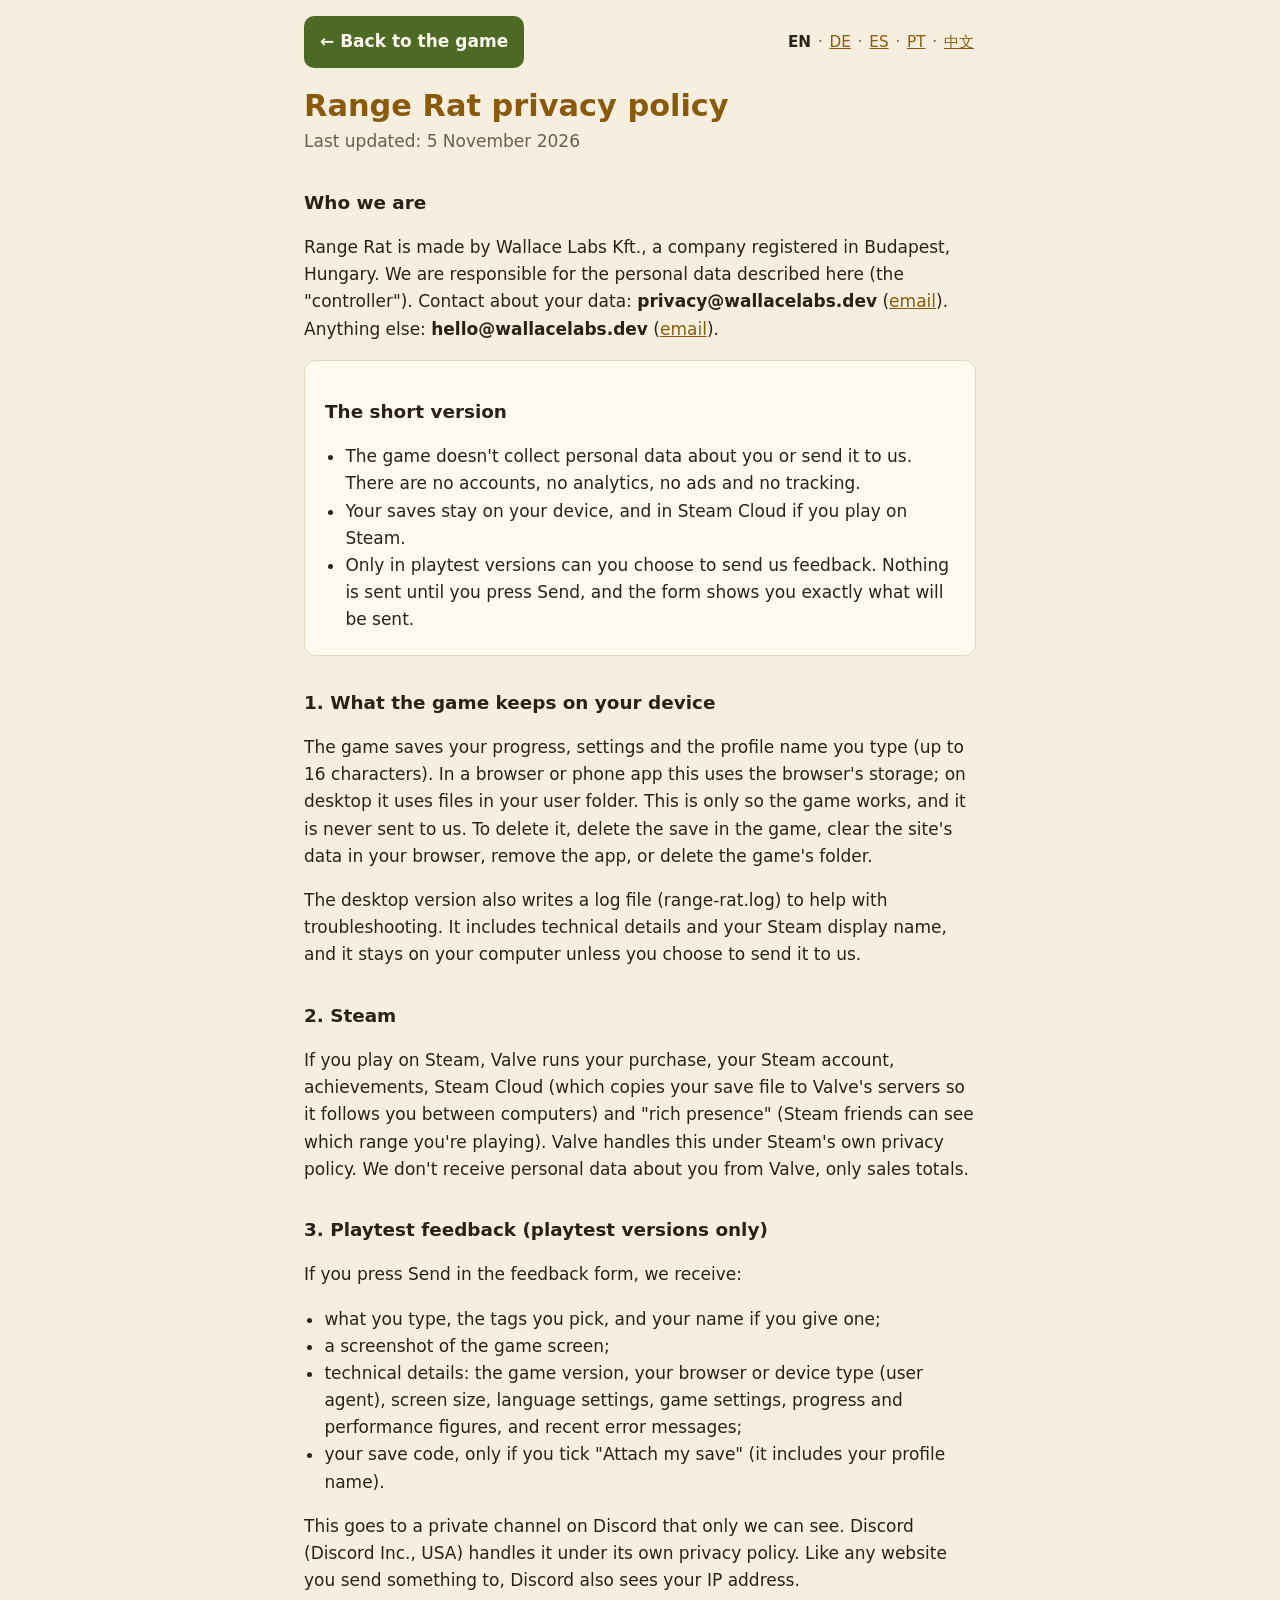
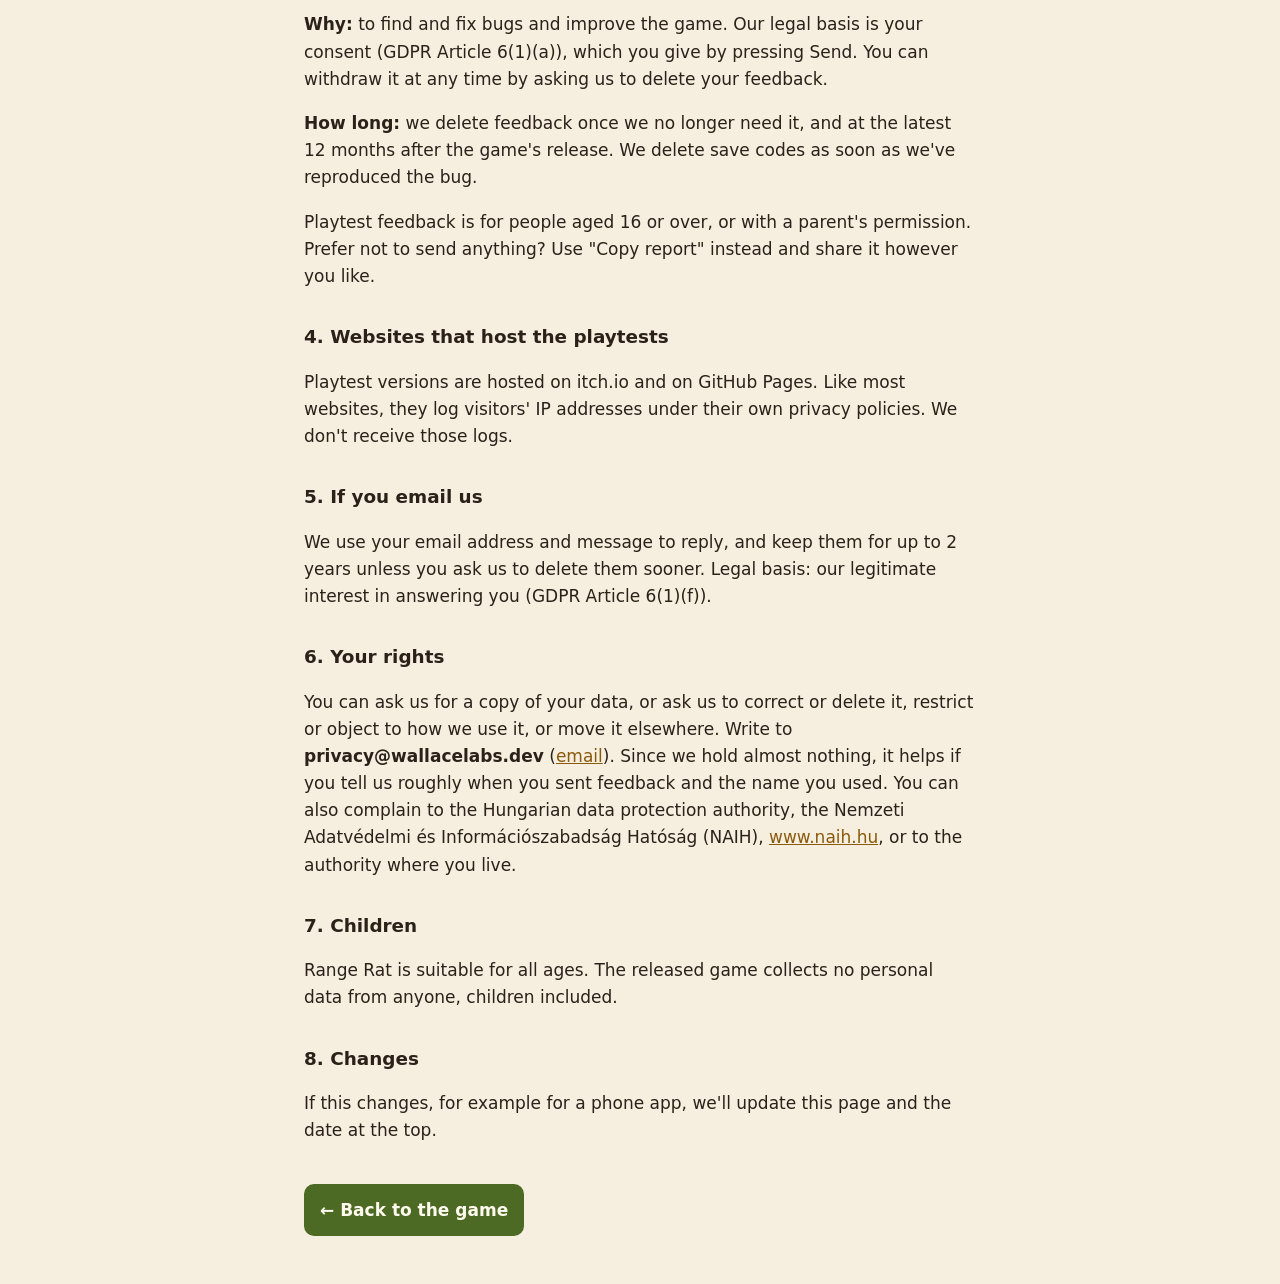
<file: privacy.html>
<!doctype html>
<html lang="en">
<head>
<meta charset="utf-8">
<meta name="viewport" content="width=device-width, initial-scale=1, viewport-fit=cover">
<title>Range Rat Privacy Policy</title>
<link rel="alternate" hreflang="en" href="privacy.html">
<link rel="alternate" hreflang="de" href="privacy.de.html">
<link rel="alternate" hreflang="es" href="privacy.es.html">
<link rel="alternate" hreflang="pt-BR" href="privacy.pt-BR.html">
<link rel="alternate" hreflang="zh-CN" href="privacy.zh-CN.html">
<style>
:root { --bg: #f6efe0; --card: #fffaf0; --fg: #2b2118; --mute: #6d5d4b; --line: #e2d5bd; --acc: #8a5a0c; --btn: #4d6a24; --btnfg: #fffaf0; }
@media (prefers-color-scheme: dark) { :root { --bg: #1d1712; --card: #29211a; --fg: #f3e8d4; --mute: #bba98f; --line: #3f3428; --acc: #f2c641; --btn: #4d6a24; --btnfg: #f6ecd6; color-scheme: dark; } }
body { margin: 0; background: var(--bg); color: var(--fg); font: 17px/1.6 "Atkinson Hyperlegible", system-ui, -apple-system, "Segoe UI", sans-serif; }
main { max-width: 42rem; margin: 0 auto; padding: max(16px, env(safe-area-inset-top)) max(18px, env(safe-area-inset-right)) max(48px, env(safe-area-inset-bottom)) max(18px, env(safe-area-inset-left)); }
h1 { font-size: 1.9rem; line-height: 1.2; margin: 0 0 4px; color: var(--acc); }
h2 { font-size: 1.15rem; margin: 2rem 0 .4rem; }
p, li { max-width: 65ch; } ul { padding-left: 1.2em; }
.date { color: var(--mute); margin: 0 0 1.5rem; }
.short { background: var(--card); border: 1px solid var(--line); border-radius: 12px; padding: 4px 20px; }
a { color: var(--acc); }
.bar { display: flex; flex-wrap: wrap; align-items: center; justify-content: space-between; gap: 10px 16px; margin: 0 0 20px; }
.bar.end { margin: 40px 0 0; }
.back { display: inline-flex; align-items: center; min-height: 44px; padding: 4px 16px; border-radius: 10px; background: var(--btn); color: var(--btnfg); font-weight: 700; text-decoration: none; }
.back:focus-visible { outline: 3px solid var(--acc); outline-offset: 2px; }
.langs { margin: 0; color: var(--mute); font-size: .95rem; }
.langs a { display: inline-block; padding: 8px 2px; }
.langs a[aria-current] { color: var(--fg); font-weight: 700; text-decoration: none; }
.note { margin: 0 0 12px; color: var(--mute); font-size: .9rem; }
.addr { -webkit-user-select: all; user-select: all; font-weight: 700; overflow-wrap: anywhere; }
/* inside the game's policy sheet the game has its own Close button: the game opens this page as #in-game and also
   marks it (html.in-game) after the language switcher loads another version */
body:target .back, html.in-game .back { display: none; }
body:target .bar.end, html.in-game .bar.end { display: none; }
</style>
</head>
<body id="in-game">
<main>
<nav class="bar" aria-label="Range Rat">
<a class="back" href="./" target="_top" data-back>← Back to the game</a>
<p class="langs" aria-label="Language"><a href="privacy.html" hreflang="en" lang="en" aria-current="page">EN</a> · <a href="privacy.de.html" hreflang="de" lang="de">DE</a> · <a href="privacy.es.html" hreflang="es" lang="es">ES</a> · <a href="privacy.pt-BR.html" hreflang="pt-BR" lang="pt-BR">PT</a> · <a href="privacy.zh-CN.html" hreflang="zh-CN" lang="zh-CN">中文</a></p>
</nav>

<h1>Range Rat privacy policy</h1>
<p class="date">Last updated: 5 November 2026</p>

<h2>Who we are</h2>
<p>Range Rat is made by Wallace Labs Kft., a company registered in Budapest, Hungary. We are responsible for the personal data described here (the "controller"). Contact about your data: <span class="addr">privacy@wallacelabs.dev</span> (<a href="mailto:privacy@wallacelabs.dev">email</a>). Anything else: <span class="addr">hello@wallacelabs.dev</span> (<a href="mailto:hello@wallacelabs.dev">email</a>).</p>

<div class="short">
<h2>The short version</h2>
<ul>
<li>The game doesn't collect personal data about you or send it to us. There are no accounts, no analytics, no ads and no tracking.</li>
<li>Your saves stay on your device, and in Steam Cloud if you play on Steam.</li>
<li>Only in playtest versions can you choose to send us feedback. Nothing is sent until you press Send, and the form shows you exactly what will be sent.</li>
</ul>
</div>

<h2>1. What the game keeps on your device</h2>
<p>The game saves your progress, settings and the profile name you type (up to 16 characters). In a browser or phone app this uses the browser's storage; on desktop it uses files in your user folder. This is only so the game works, and it is never sent to us. To delete it, delete the save in the game, clear the site's data in your browser, remove the app, or delete the game's folder.</p>
<p>The desktop version also writes a log file (range-rat.log) to help with troubleshooting. It includes technical details and your Steam display name, and it stays on your computer unless you choose to send it to us.</p>

<h2>2. Steam</h2>
<p>If you play on Steam, Valve runs your purchase, your Steam account, achievements, Steam Cloud (which copies your save file to Valve's servers so it follows you between computers) and "rich presence" (Steam friends can see which range you're playing). Valve handles this under Steam's own privacy policy. We don't receive personal data about you from Valve, only sales totals.</p>

<h2>3. Playtest feedback (playtest versions only)</h2>
<p>If you press Send in the feedback form, we receive:</p>
<ul>
<li>what you type, the tags you pick, and your name if you give one;</li>
<li>a screenshot of the game screen;</li>
<li>technical details: the game version, your browser or device type (user agent), screen size, language settings, game settings, progress and performance figures, and recent error messages;</li>
<li>your save code, only if you tick "Attach my save" (it includes your profile name).</li>
</ul>
<p>This goes to a private channel on Discord that only we can see. Discord (Discord Inc., USA) handles it under its own privacy policy. Like any website you send something to, Discord also sees your IP address.</p>
<p><strong>Why:</strong> to find and fix bugs and improve the game. Our legal basis is your consent (GDPR Article 6(1)(a)), which you give by pressing Send. You can withdraw it at any time by asking us to delete your feedback.</p>
<p><strong>How long:</strong> we delete feedback once we no longer need it, and at the latest 12 months after the game's release. We delete save codes as soon as we've reproduced the bug.</p>
<p>Playtest feedback is for people aged 16 or over, or with a parent's permission. Prefer not to send anything? Use "Copy report" instead and share it however you like.</p>

<h2>4. Websites that host the playtests</h2>
<p>Playtest versions are hosted on itch.io and on GitHub Pages. Like most websites, they log visitors' IP addresses under their own privacy policies. We don't receive those logs.</p>

<h2>5. If you email us</h2>
<p>We use your email address and message to reply, and keep them for up to 2 years unless you ask us to delete them sooner. Legal basis: our legitimate interest in answering you (GDPR Article 6(1)(f)).</p>

<h2>6. Your rights</h2>
<p>You can ask us for a copy of your data, or ask us to correct or delete it, restrict or object to how we use it, or move it elsewhere. Write to <span class="addr">privacy@wallacelabs.dev</span> (<a href="mailto:privacy@wallacelabs.dev">email</a>). Since we hold almost nothing, it helps if you tell us roughly when you sent feedback and the name you used. You can also complain to the Hungarian data protection authority, the Nemzeti Adatvédelmi és Információszabadság Hatóság (NAIH), <a href="https://www.naih.hu" target="_blank" rel="noopener">www.naih.hu</a>, or to the authority where you live.</p>

<h2>7. Children</h2>
<p>Range Rat is suitable for all ages. The released game collects no personal data from anyone, children included.</p>

<h2>8. Changes</h2>
<p>If this changes, for example for a phone app, we'll update this page and the date at the top.</p>

<nav class="bar end" aria-label="Range Rat">
<a class="back" href="./" target="_top" data-back>← Back to the game</a>
</nav>
</main>
<script src="privacy.js"></script>
</body>
</html>
</file>
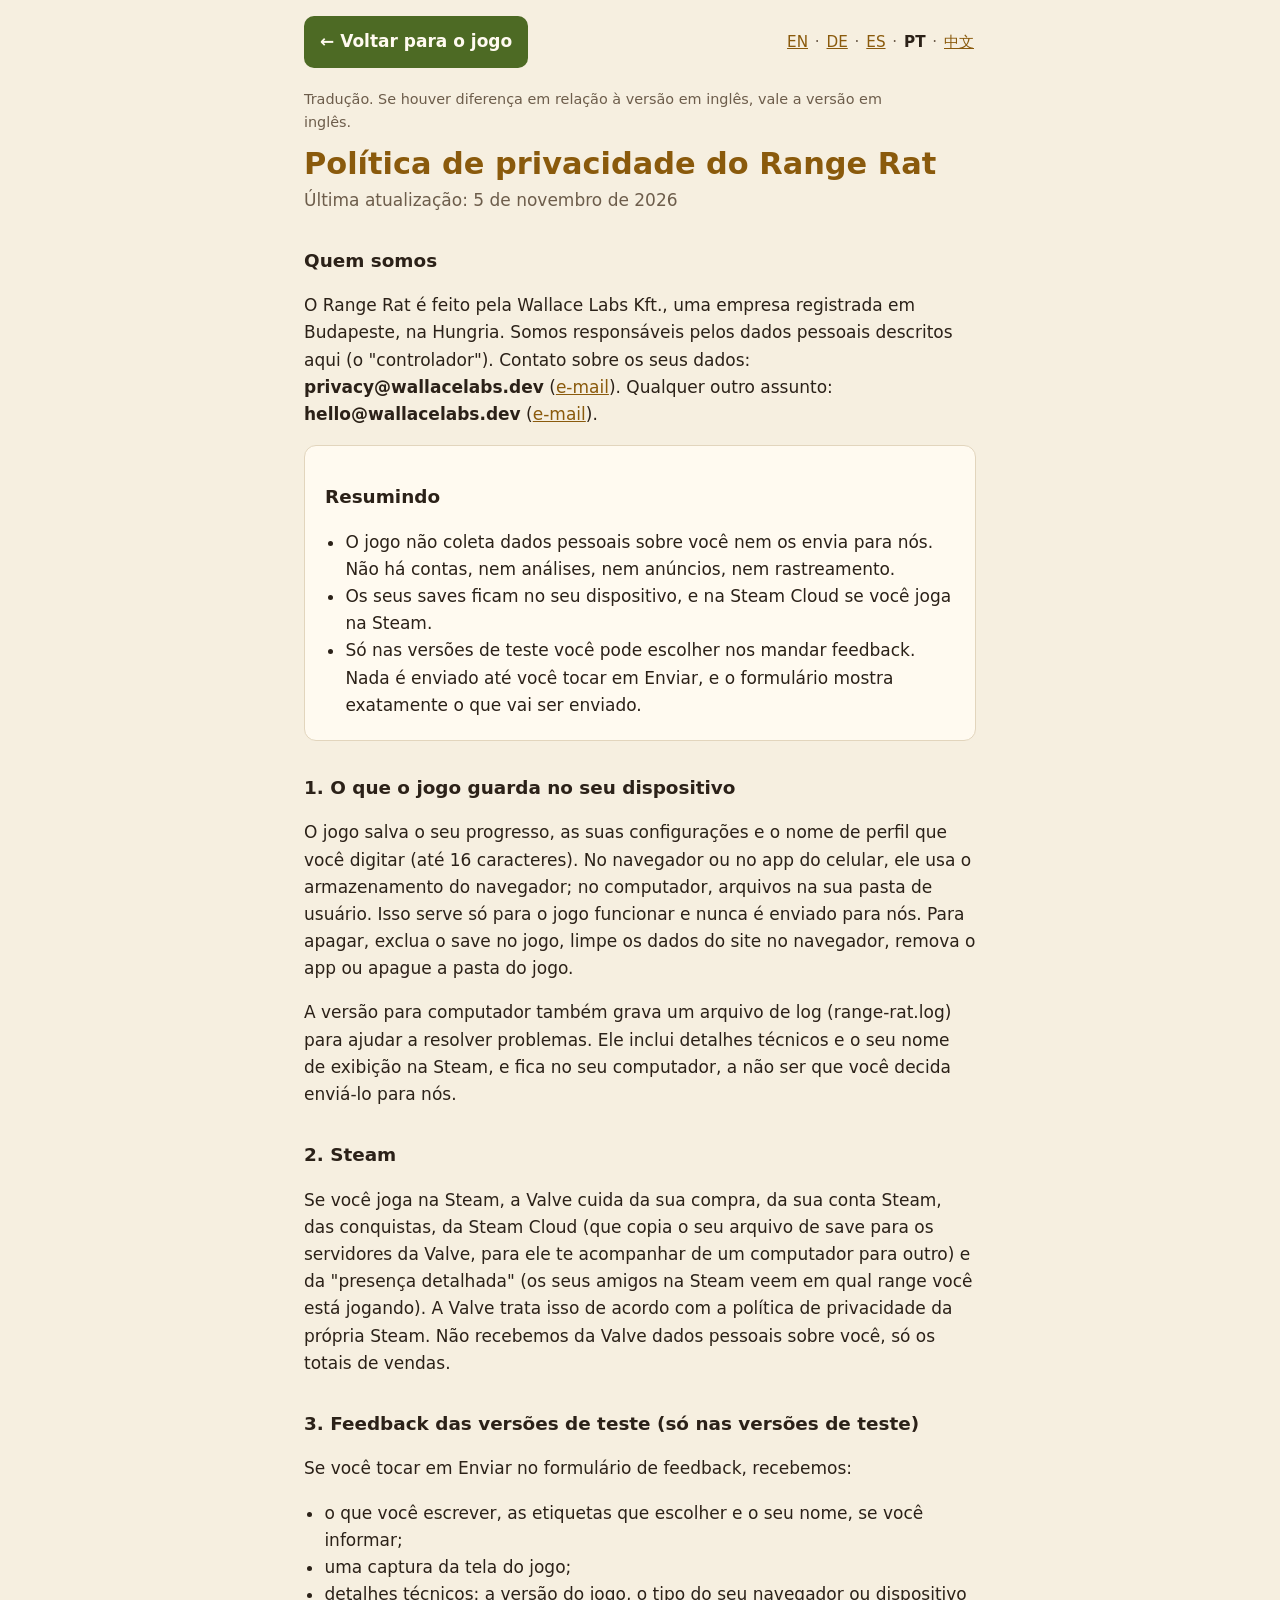
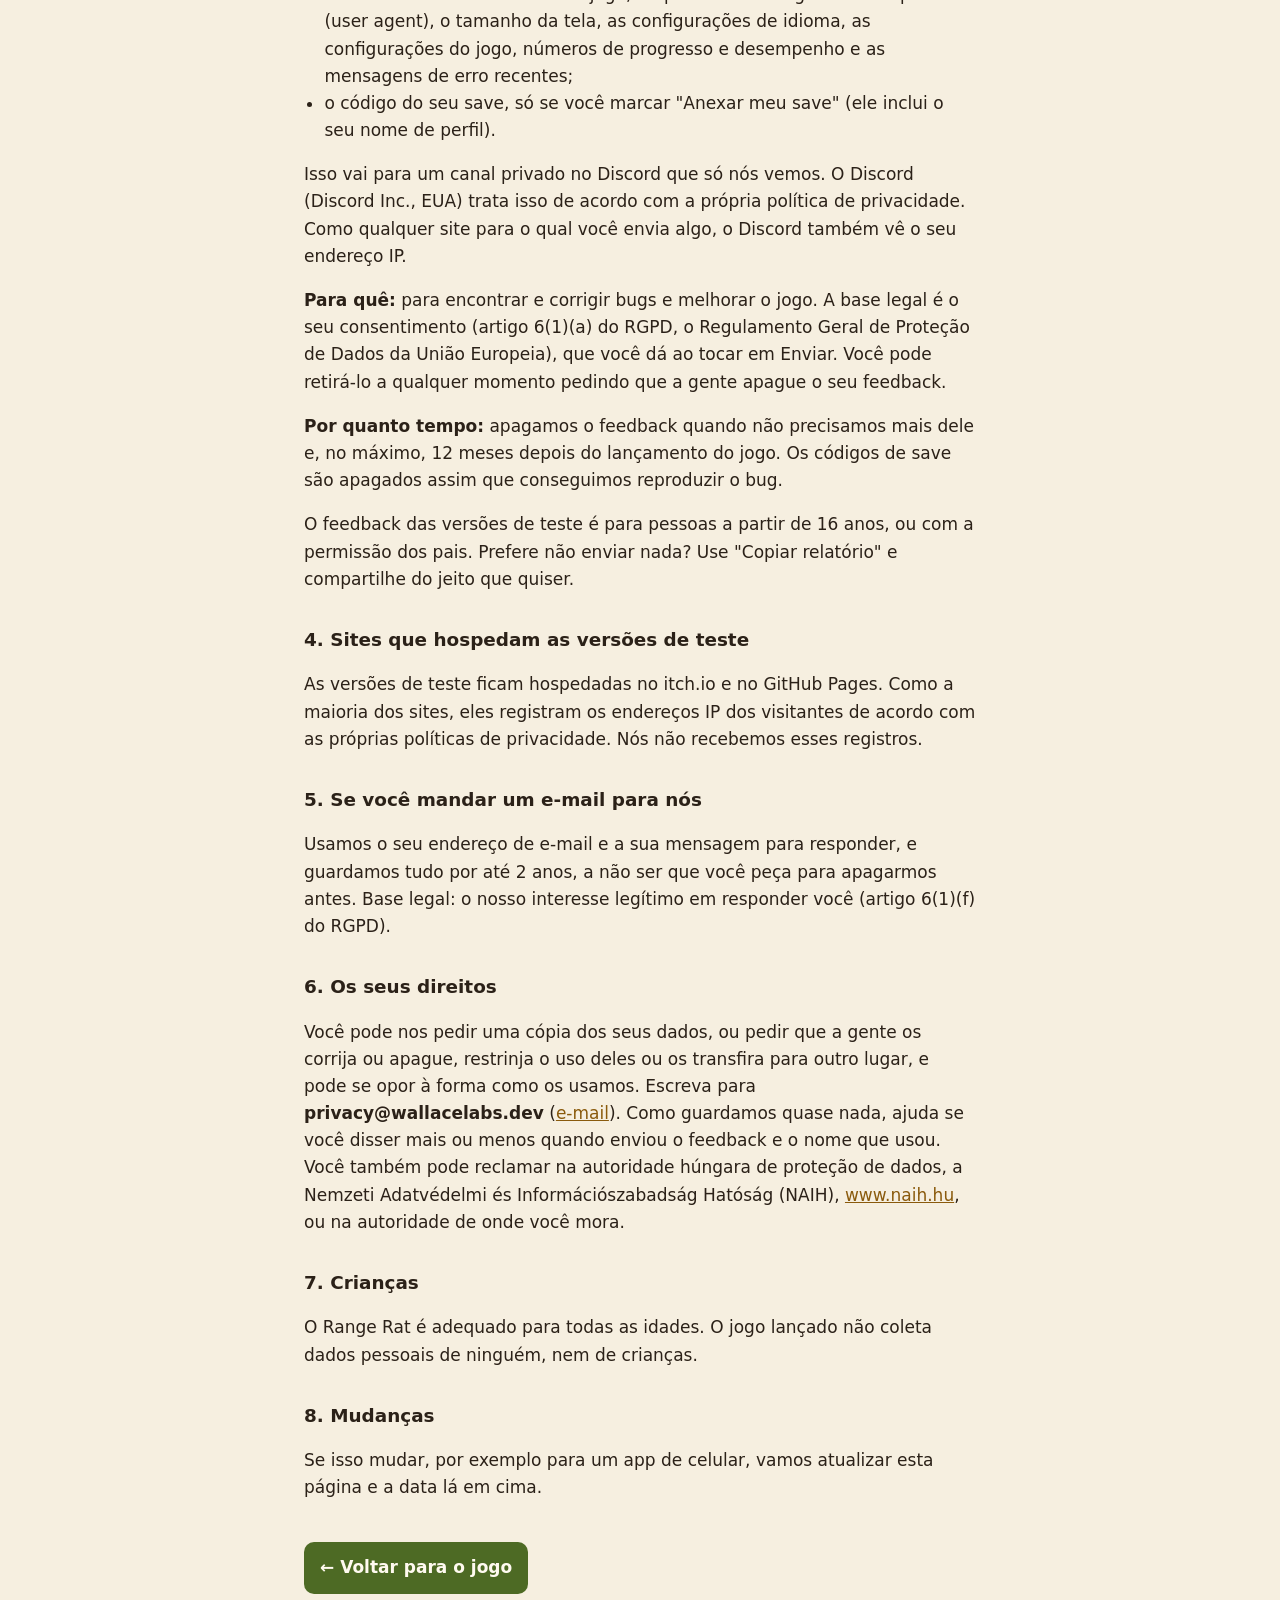
<file: privacy.pt-BR.html>
<!doctype html>
<html lang="pt-BR">
<head>
<meta charset="utf-8">
<meta name="viewport" content="width=device-width, initial-scale=1, viewport-fit=cover">
<title>Range Rat Política de privacidade</title>
<link rel="alternate" hreflang="en" href="privacy.html">
<link rel="alternate" hreflang="de" href="privacy.de.html">
<link rel="alternate" hreflang="es" href="privacy.es.html">
<link rel="alternate" hreflang="pt-BR" href="privacy.pt-BR.html">
<link rel="alternate" hreflang="zh-CN" href="privacy.zh-CN.html">
<style>
:root { --bg: #f6efe0; --card: #fffaf0; --fg: #2b2118; --mute: #6d5d4b; --line: #e2d5bd; --acc: #8a5a0c; --btn: #4d6a24; --btnfg: #fffaf0; }
@media (prefers-color-scheme: dark) { :root { --bg: #1d1712; --card: #29211a; --fg: #f3e8d4; --mute: #bba98f; --line: #3f3428; --acc: #f2c641; --btn: #4d6a24; --btnfg: #f6ecd6; color-scheme: dark; } }
body { margin: 0; background: var(--bg); color: var(--fg); font: 17px/1.6 "Atkinson Hyperlegible", system-ui, -apple-system, "Segoe UI", sans-serif; }
main { max-width: 42rem; margin: 0 auto; padding: max(16px, env(safe-area-inset-top)) max(18px, env(safe-area-inset-right)) max(48px, env(safe-area-inset-bottom)) max(18px, env(safe-area-inset-left)); }
h1 { font-size: 1.9rem; line-height: 1.2; margin: 0 0 4px; color: var(--acc); }
h2 { font-size: 1.15rem; margin: 2rem 0 .4rem; }
p, li { max-width: 65ch; } ul { padding-left: 1.2em; }
.date { color: var(--mute); margin: 0 0 1.5rem; }
.short { background: var(--card); border: 1px solid var(--line); border-radius: 12px; padding: 4px 20px; }
a { color: var(--acc); }
.bar { display: flex; flex-wrap: wrap; align-items: center; justify-content: space-between; gap: 10px 16px; margin: 0 0 20px; }
.bar.end { margin: 40px 0 0; }
.back { display: inline-flex; align-items: center; min-height: 44px; padding: 4px 16px; border-radius: 10px; background: var(--btn); color: var(--btnfg); font-weight: 700; text-decoration: none; }
.back:focus-visible { outline: 3px solid var(--acc); outline-offset: 2px; }
.langs { margin: 0; color: var(--mute); font-size: .95rem; }
.langs a { display: inline-block; padding: 8px 2px; }
.langs a[aria-current] { color: var(--fg); font-weight: 700; text-decoration: none; }
.note { margin: 0 0 12px; color: var(--mute); font-size: .9rem; }
.addr { -webkit-user-select: all; user-select: all; font-weight: 700; overflow-wrap: anywhere; }
/* inside the game's policy sheet the game has its own Close button: the game opens this page as #in-game and also
   marks it (html.in-game) after the language switcher loads another version */
body:target .back, html.in-game .back { display: none; }
body:target .bar.end, html.in-game .bar.end { display: none; }
</style>
</head>
<body id="in-game">
<main>
<nav class="bar" aria-label="Range Rat">
<a class="back" href="./" target="_top" data-back>← Voltar para o jogo</a>
<p class="langs" aria-label="Idioma"><a href="privacy.html" hreflang="en" lang="en">EN</a> · <a href="privacy.de.html" hreflang="de" lang="de">DE</a> · <a href="privacy.es.html" hreflang="es" lang="es">ES</a> · <a href="privacy.pt-BR.html" hreflang="pt-BR" lang="pt-BR" aria-current="page">PT</a> · <a href="privacy.zh-CN.html" hreflang="zh-CN" lang="zh-CN">中文</a></p>
</nav>
<p class="note">Tradução. Se houver diferença em relação à versão em inglês, vale a versão em inglês.</p>

<h1>Política de privacidade do Range Rat</h1>
<p class="date">Última atualização: 5 de novembro de 2026</p>

<h2>Quem somos</h2>
<p>O Range Rat é feito pela Wallace Labs Kft., uma empresa registrada em Budapeste, na Hungria. Somos responsáveis pelos dados pessoais descritos aqui (o "controlador"). Contato sobre os seus dados: <span class="addr">privacy@wallacelabs.dev</span> (<a href="mailto:privacy@wallacelabs.dev">e-mail</a>). Qualquer outro assunto: <span class="addr">hello@wallacelabs.dev</span> (<a href="mailto:hello@wallacelabs.dev">e-mail</a>).</p>

<div class="short">
<h2>Resumindo</h2>
<ul>
<li>O jogo não coleta dados pessoais sobre você nem os envia para nós. Não há contas, nem análises, nem anúncios, nem rastreamento.</li>
<li>Os seus saves ficam no seu dispositivo, e na Steam Cloud se você joga na Steam.</li>
<li>Só nas versões de teste você pode escolher nos mandar feedback. Nada é enviado até você tocar em Enviar, e o formulário mostra exatamente o que vai ser enviado.</li>
</ul>
</div>

<h2>1. O que o jogo guarda no seu dispositivo</h2>
<p>O jogo salva o seu progresso, as suas configurações e o nome de perfil que você digitar (até 16 caracteres). No navegador ou no app do celular, ele usa o armazenamento do navegador; no computador, arquivos na sua pasta de usuário. Isso serve só para o jogo funcionar e nunca é enviado para nós. Para apagar, exclua o save no jogo, limpe os dados do site no navegador, remova o app ou apague a pasta do jogo.</p>
<p>A versão para computador também grava um arquivo de log (range-rat.log) para ajudar a resolver problemas. Ele inclui detalhes técnicos e o seu nome de exibição na Steam, e fica no seu computador, a não ser que você decida enviá-lo para nós.</p>

<h2>2. Steam</h2>
<p>Se você joga na Steam, a Valve cuida da sua compra, da sua conta Steam, das conquistas, da Steam Cloud (que copia o seu arquivo de save para os servidores da Valve, para ele te acompanhar de um computador para outro) e da "presença detalhada" (os seus amigos na Steam veem em qual range você está jogando). A Valve trata isso de acordo com a política de privacidade da própria Steam. Não recebemos da Valve dados pessoais sobre você, só os totais de vendas.</p>

<h2>3. Feedback das versões de teste (só nas versões de teste)</h2>
<p>Se você tocar em Enviar no formulário de feedback, recebemos:</p>
<ul>
<li>o que você escrever, as etiquetas que escolher e o seu nome, se você informar;</li>
<li>uma captura da tela do jogo;</li>
<li>detalhes técnicos: a versão do jogo, o tipo do seu navegador ou dispositivo (user agent), o tamanho da tela, as configurações de idioma, as configurações do jogo, números de progresso e desempenho e as mensagens de erro recentes;</li>
<li>o código do seu save, só se você marcar "Anexar meu save" (ele inclui o seu nome de perfil).</li>
</ul>
<p>Isso vai para um canal privado no Discord que só nós vemos. O Discord (Discord Inc., EUA) trata isso de acordo com a própria política de privacidade. Como qualquer site para o qual você envia algo, o Discord também vê o seu endereço IP.</p>
<p><strong>Para quê:</strong> para encontrar e corrigir bugs e melhorar o jogo. A base legal é o seu consentimento (artigo 6(1)(a) do RGPD, o Regulamento Geral de Proteção de Dados da União Europeia), que você dá ao tocar em Enviar. Você pode retirá-lo a qualquer momento pedindo que a gente apague o seu feedback.</p>
<p><strong>Por quanto tempo:</strong> apagamos o feedback quando não precisamos mais dele e, no máximo, 12 meses depois do lançamento do jogo. Os códigos de save são apagados assim que conseguimos reproduzir o bug.</p>
<p>O feedback das versões de teste é para pessoas a partir de 16 anos, ou com a permissão dos pais. Prefere não enviar nada? Use "Copiar relatório" e compartilhe do jeito que quiser.</p>

<h2>4. Sites que hospedam as versões de teste</h2>
<p>As versões de teste ficam hospedadas no itch.io e no GitHub Pages. Como a maioria dos sites, eles registram os endereços IP dos visitantes de acordo com as próprias políticas de privacidade. Nós não recebemos esses registros.</p>

<h2>5. Se você mandar um e-mail para nós</h2>
<p>Usamos o seu endereço de e-mail e a sua mensagem para responder, e guardamos tudo por até 2 anos, a não ser que você peça para apagarmos antes. Base legal: o nosso interesse legítimo em responder você (artigo 6(1)(f) do RGPD).</p>

<h2>6. Os seus direitos</h2>
<p>Você pode nos pedir uma cópia dos seus dados, ou pedir que a gente os corrija ou apague, restrinja o uso deles ou os transfira para outro lugar, e pode se opor à forma como os usamos. Escreva para <span class="addr">privacy@wallacelabs.dev</span> (<a href="mailto:privacy@wallacelabs.dev">e-mail</a>). Como guardamos quase nada, ajuda se você disser mais ou menos quando enviou o feedback e o nome que usou. Você também pode reclamar na autoridade húngara de proteção de dados, a Nemzeti Adatvédelmi és Információszabadság Hatóság (NAIH), <a href="https://www.naih.hu" target="_blank" rel="noopener">www.naih.hu</a>, ou na autoridade de onde você mora.</p>

<h2>7. Crianças</h2>
<p>O Range Rat é adequado para todas as idades. O jogo lançado não coleta dados pessoais de ninguém, nem de crianças.</p>

<h2>8. Mudanças</h2>
<p>Se isso mudar, por exemplo para um app de celular, vamos atualizar esta página e a data lá em cima.</p>

<nav class="bar end" aria-label="Range Rat">
<a class="back" href="./" target="_top" data-back>← Voltar para o jogo</a>
</nav>
</main>
<script src="privacy.js"></script>
</body>
</html>
</file>
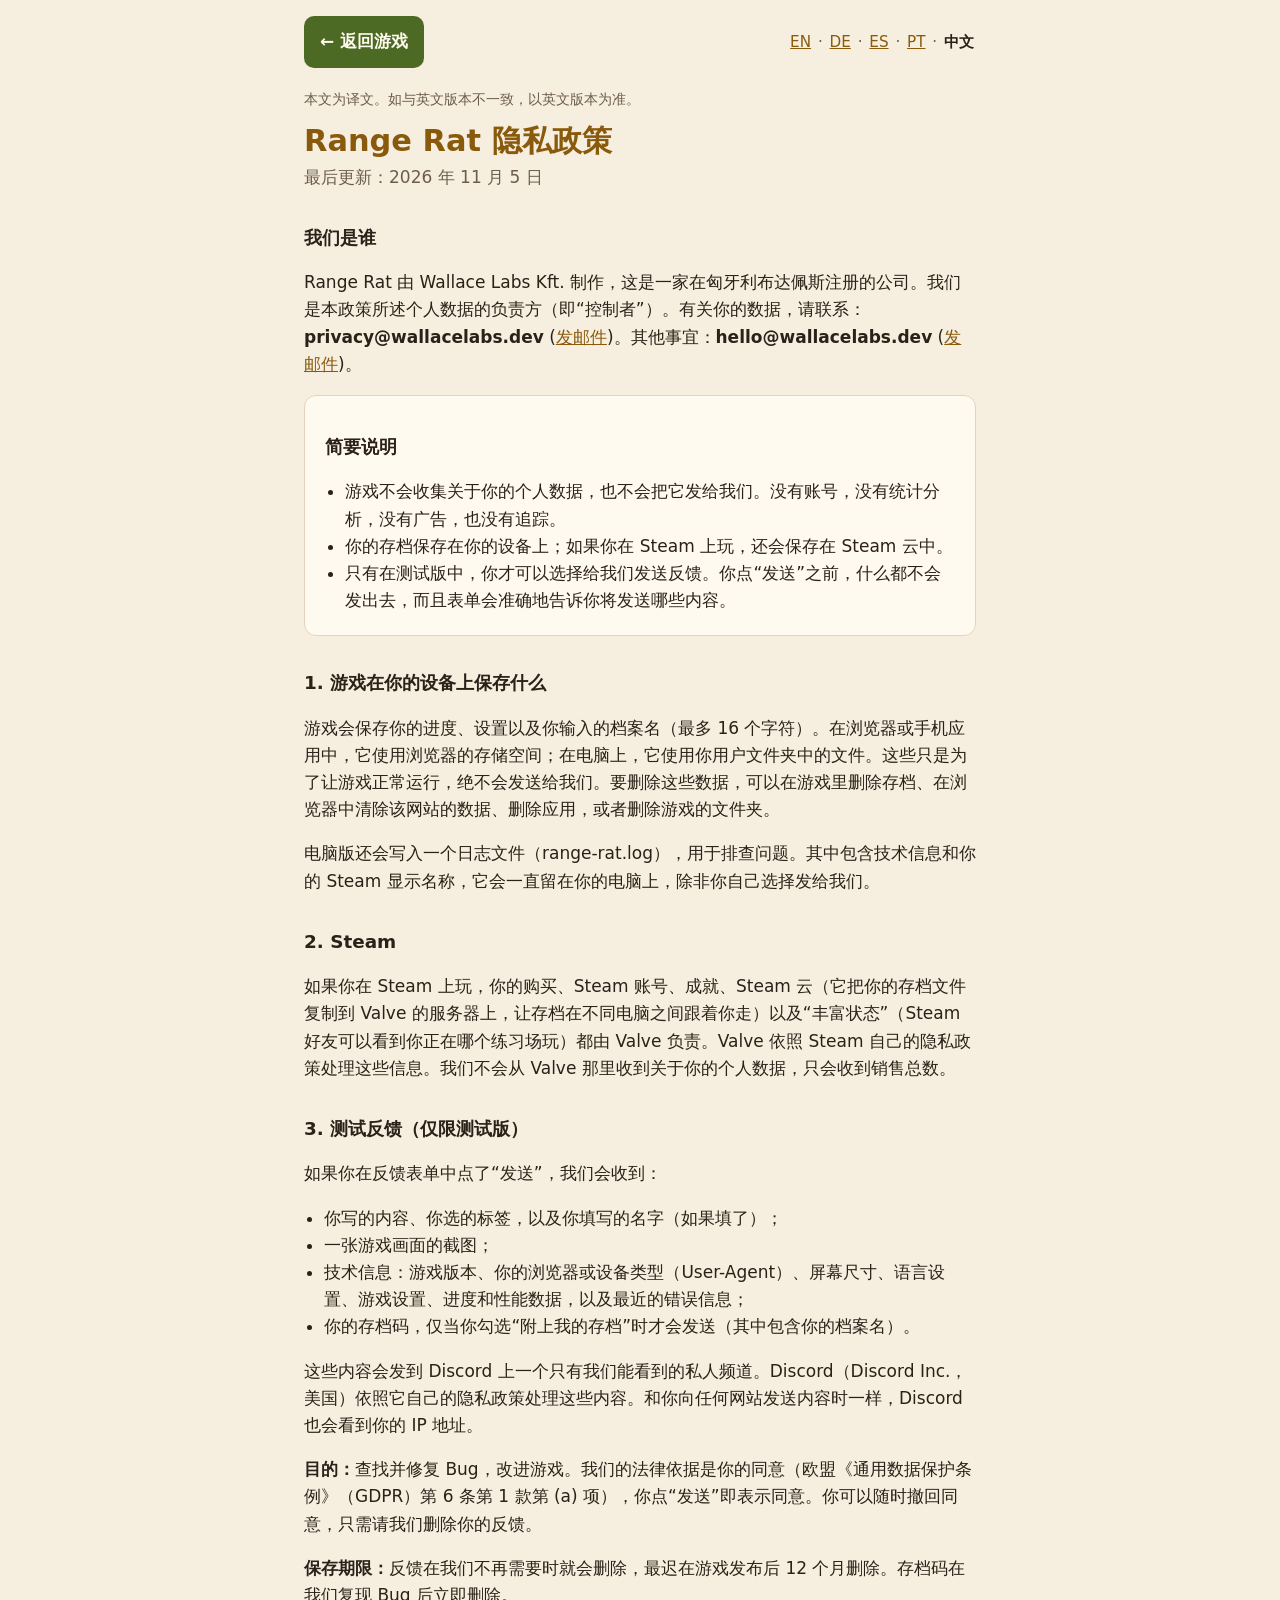
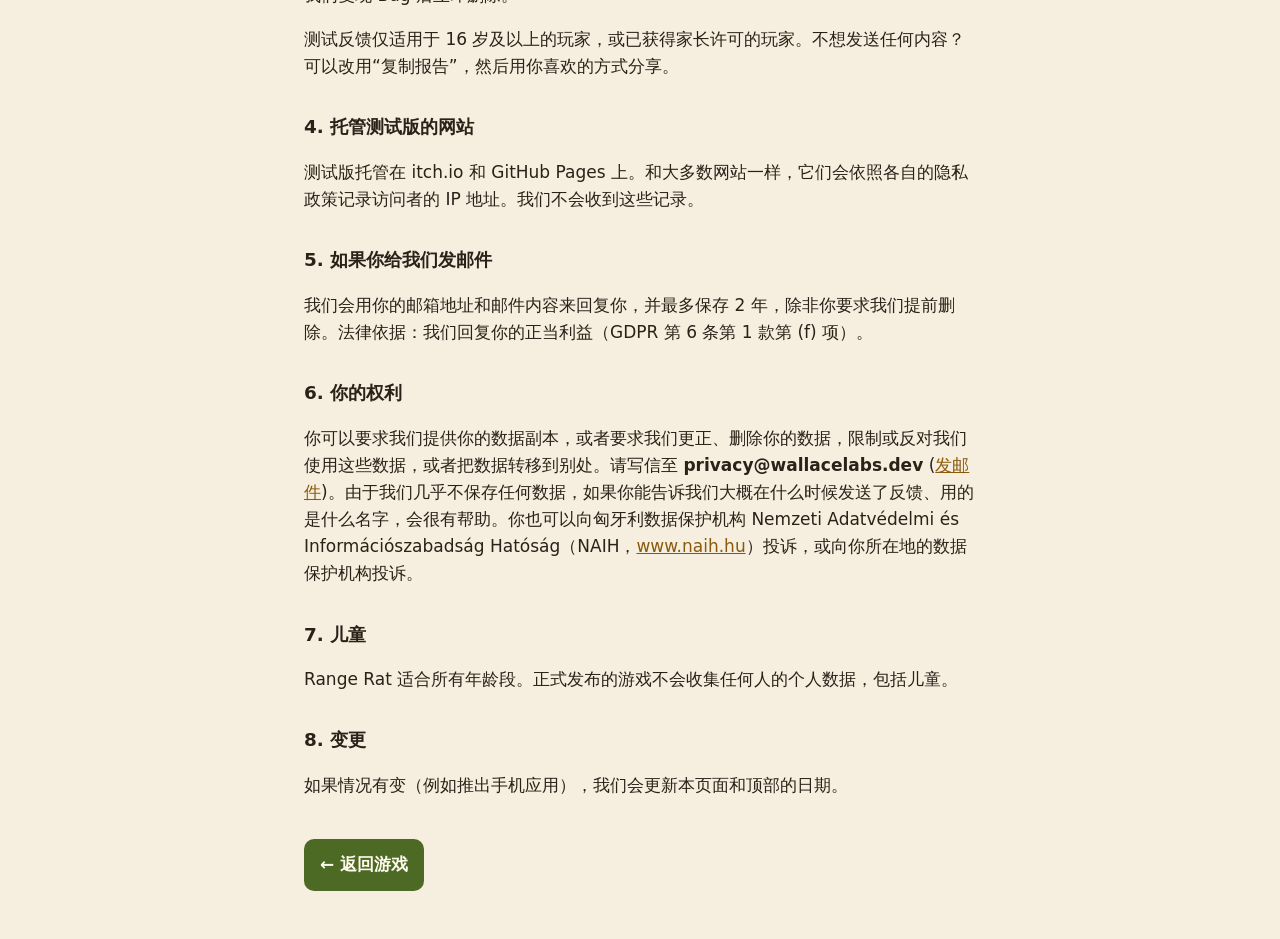
<file: privacy.zh-CN.html>
<!doctype html>
<html lang="zh-CN">
<head>
<meta charset="utf-8">
<meta name="viewport" content="width=device-width, initial-scale=1, viewport-fit=cover">
<title>Range Rat 隐私政策</title>
<link rel="alternate" hreflang="en" href="privacy.html">
<link rel="alternate" hreflang="de" href="privacy.de.html">
<link rel="alternate" hreflang="es" href="privacy.es.html">
<link rel="alternate" hreflang="pt-BR" href="privacy.pt-BR.html">
<link rel="alternate" hreflang="zh-CN" href="privacy.zh-CN.html">
<style>
:root { --bg: #f6efe0; --card: #fffaf0; --fg: #2b2118; --mute: #6d5d4b; --line: #e2d5bd; --acc: #8a5a0c; --btn: #4d6a24; --btnfg: #fffaf0; }
@media (prefers-color-scheme: dark) { :root { --bg: #1d1712; --card: #29211a; --fg: #f3e8d4; --mute: #bba98f; --line: #3f3428; --acc: #f2c641; --btn: #4d6a24; --btnfg: #f6ecd6; color-scheme: dark; } }
body { margin: 0; background: var(--bg); color: var(--fg); font: 17px/1.6 "Atkinson Hyperlegible", system-ui, -apple-system, "Segoe UI", sans-serif; }
main { max-width: 42rem; margin: 0 auto; padding: max(16px, env(safe-area-inset-top)) max(18px, env(safe-area-inset-right)) max(48px, env(safe-area-inset-bottom)) max(18px, env(safe-area-inset-left)); }
h1 { font-size: 1.9rem; line-height: 1.2; margin: 0 0 4px; color: var(--acc); }
h2 { font-size: 1.15rem; margin: 2rem 0 .4rem; }
p, li { max-width: 65ch; } ul { padding-left: 1.2em; }
.date { color: var(--mute); margin: 0 0 1.5rem; }
.short { background: var(--card); border: 1px solid var(--line); border-radius: 12px; padding: 4px 20px; }
a { color: var(--acc); }
.bar { display: flex; flex-wrap: wrap; align-items: center; justify-content: space-between; gap: 10px 16px; margin: 0 0 20px; }
.bar.end { margin: 40px 0 0; }
.back { display: inline-flex; align-items: center; min-height: 44px; padding: 4px 16px; border-radius: 10px; background: var(--btn); color: var(--btnfg); font-weight: 700; text-decoration: none; }
.back:focus-visible { outline: 3px solid var(--acc); outline-offset: 2px; }
.langs { margin: 0; color: var(--mute); font-size: .95rem; }
.langs a { display: inline-block; padding: 8px 2px; }
.langs a[aria-current] { color: var(--fg); font-weight: 700; text-decoration: none; }
.note { margin: 0 0 12px; color: var(--mute); font-size: .9rem; }
.addr { -webkit-user-select: all; user-select: all; font-weight: 700; overflow-wrap: anywhere; }
/* inside the game's policy sheet the game has its own Close button: the game opens this page as #in-game and also
   marks it (html.in-game) after the language switcher loads another version */
body:target .back, html.in-game .back { display: none; }
body:target .bar.end, html.in-game .bar.end { display: none; }
</style>
</head>
<body id="in-game">
<main>
<nav class="bar" aria-label="Range Rat">
<a class="back" href="./" target="_top" data-back>← 返回游戏</a>
<p class="langs" aria-label="语言"><a href="privacy.html" hreflang="en" lang="en">EN</a> · <a href="privacy.de.html" hreflang="de" lang="de">DE</a> · <a href="privacy.es.html" hreflang="es" lang="es">ES</a> · <a href="privacy.pt-BR.html" hreflang="pt-BR" lang="pt-BR">PT</a> · <a href="privacy.zh-CN.html" hreflang="zh-CN" lang="zh-CN" aria-current="page">中文</a></p>
</nav>
<p class="note">本文为译文。如与英文版本不一致，以英文版本为准。</p>

<h1>Range Rat 隐私政策</h1>
<p class="date">最后更新：2026 年 11 月 5 日</p>

<h2>我们是谁</h2>
<p>Range Rat 由 Wallace Labs Kft. 制作，这是一家在匈牙利布达佩斯注册的公司。我们是本政策所述个人数据的负责方（即“控制者”）。有关你的数据，请联系：<span class="addr">privacy@wallacelabs.dev</span> (<a href="mailto:privacy@wallacelabs.dev">发邮件</a>)。其他事宜：<span class="addr">hello@wallacelabs.dev</span> (<a href="mailto:hello@wallacelabs.dev">发邮件</a>)。</p>

<div class="short">
<h2>简要说明</h2>
<ul>
<li>游戏不会收集关于你的个人数据，也不会把它发给我们。没有账号，没有统计分析，没有广告，也没有追踪。</li>
<li>你的存档保存在你的设备上；如果你在 Steam 上玩，还会保存在 Steam 云中。</li>
<li>只有在测试版中，你才可以选择给我们发送反馈。你点“发送”之前，什么都不会发出去，而且表单会准确地告诉你将发送哪些内容。</li>
</ul>
</div>

<h2>1. 游戏在你的设备上保存什么</h2>
<p>游戏会保存你的进度、设置以及你输入的档案名（最多 16 个字符）。在浏览器或手机应用中，它使用浏览器的存储空间；在电脑上，它使用你用户文件夹中的文件。这些只是为了让游戏正常运行，绝不会发送给我们。要删除这些数据，可以在游戏里删除存档、在浏览器中清除该网站的数据、删除应用，或者删除游戏的文件夹。</p>
<p>电脑版还会写入一个日志文件（range-rat.log），用于排查问题。其中包含技术信息和你的 Steam 显示名称，它会一直留在你的电脑上，除非你自己选择发给我们。</p>

<h2>2. Steam</h2>
<p>如果你在 Steam 上玩，你的购买、Steam 账号、成就、Steam 云（它把你的存档文件复制到 Valve 的服务器上，让存档在不同电脑之间跟着你走）以及“丰富状态”（Steam 好友可以看到你正在哪个练习场玩）都由 Valve 负责。Valve 依照 Steam 自己的隐私政策处理这些信息。我们不会从 Valve 那里收到关于你的个人数据，只会收到销售总数。</p>

<h2>3. 测试反馈（仅限测试版）</h2>
<p>如果你在反馈表单中点了“发送”，我们会收到：</p>
<ul>
<li>你写的内容、你选的标签，以及你填写的名字（如果填了）；</li>
<li>一张游戏画面的截图；</li>
<li>技术信息：游戏版本、你的浏览器或设备类型（User-Agent）、屏幕尺寸、语言设置、游戏设置、进度和性能数据，以及最近的错误信息；</li>
<li>你的存档码，仅当你勾选“附上我的存档”时才会发送（其中包含你的档案名）。</li>
</ul>
<p>这些内容会发到 Discord 上一个只有我们能看到的私人频道。Discord（Discord Inc.，美国）依照它自己的隐私政策处理这些内容。和你向任何网站发送内容时一样，Discord 也会看到你的 IP 地址。</p>
<p><strong>目的：</strong>查找并修复 Bug，改进游戏。我们的法律依据是你的同意（欧盟《通用数据保护条例》（GDPR）第 6 条第 1 款第 (a) 项），你点“发送”即表示同意。你可以随时撤回同意，只需请我们删除你的反馈。</p>
<p><strong>保存期限：</strong>反馈在我们不再需要时就会删除，最迟在游戏发布后 12 个月删除。存档码在我们复现 Bug 后立即删除。</p>
<p>测试反馈仅适用于 16 岁及以上的玩家，或已获得家长许可的玩家。不想发送任何内容？可以改用“复制报告”，然后用你喜欢的方式分享。</p>

<h2>4. 托管测试版的网站</h2>
<p>测试版托管在 itch.io 和 GitHub Pages 上。和大多数网站一样，它们会依照各自的隐私政策记录访问者的 IP 地址。我们不会收到这些记录。</p>

<h2>5. 如果你给我们发邮件</h2>
<p>我们会用你的邮箱地址和邮件内容来回复你，并最多保存 2 年，除非你要求我们提前删除。法律依据：我们回复你的正当利益（GDPR 第 6 条第 1 款第 (f) 项）。</p>

<h2>6. 你的权利</h2>
<p>你可以要求我们提供你的数据副本，或者要求我们更正、删除你的数据，限制或反对我们使用这些数据，或者把数据转移到别处。请写信至 <span class="addr">privacy@wallacelabs.dev</span> (<a href="mailto:privacy@wallacelabs.dev">发邮件</a>)。由于我们几乎不保存任何数据，如果你能告诉我们大概在什么时候发送了反馈、用的是什么名字，会很有帮助。你也可以向匈牙利数据保护机构 Nemzeti Adatvédelmi és Információszabadság Hatóság（NAIH，<a href="https://www.naih.hu" target="_blank" rel="noopener">www.naih.hu</a>）投诉，或向你所在地的数据保护机构投诉。</p>

<h2>7. 儿童</h2>
<p>Range Rat 适合所有年龄段。正式发布的游戏不会收集任何人的个人数据，包括儿童。</p>

<h2>8. 变更</h2>
<p>如果情况有变（例如推出手机应用），我们会更新本页面和顶部的日期。</p>

<nav class="bar end" aria-label="Range Rat">
<a class="back" href="./" target="_top" data-back>← 返回游戏</a>
</nav>
</main>
<script src="privacy.js"></script>
</body>
</html>
</file>
<file: stats/fonts.css>
/* Range Rat UI fonts - embedded (base64 woff2, latin subset) so the single-file build works offline.
 * BRIEF s14 (revised): Atkinson Hyperlegible 400/700 = ALL readable text, numbers, labels, buttons.
 * Pixelify Sans 600 = big headings and banners only (>= 18 CSS px). Both SIL OFL 1.1, licences in ui/fonts/. */
@font-face{font-family:'Atkinson Hyperlegible';font-style:normal;font-weight:400;font-display:block;src:url([data-uri]) format('woff2');}
@font-face{font-family:'Atkinson Hyperlegible';font-style:normal;font-weight:700;font-display:block;src:url([data-uri]) format('woff2');}
@font-face{font-family:'Pixelify Sans';font-style:normal;font-weight:600;font-display:block;src:url([data-uri]) format('woff2');}
</file>
